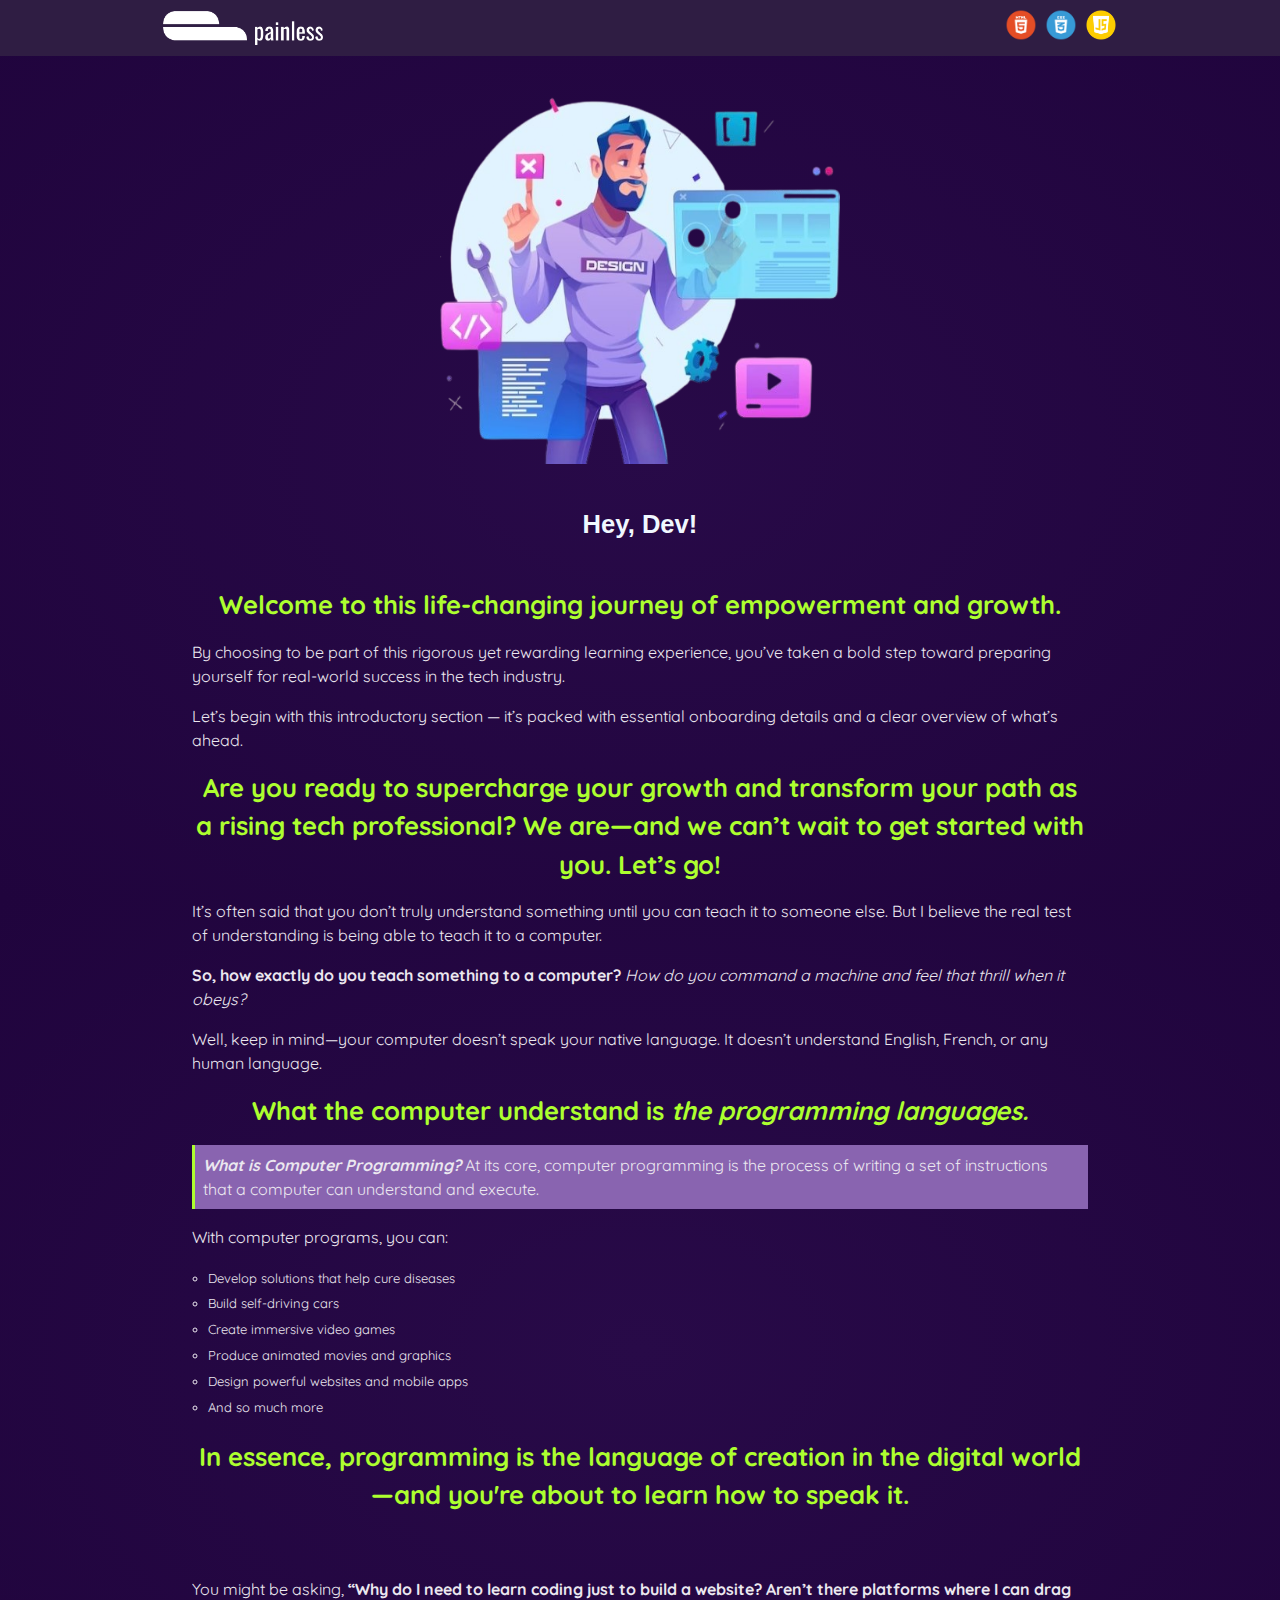
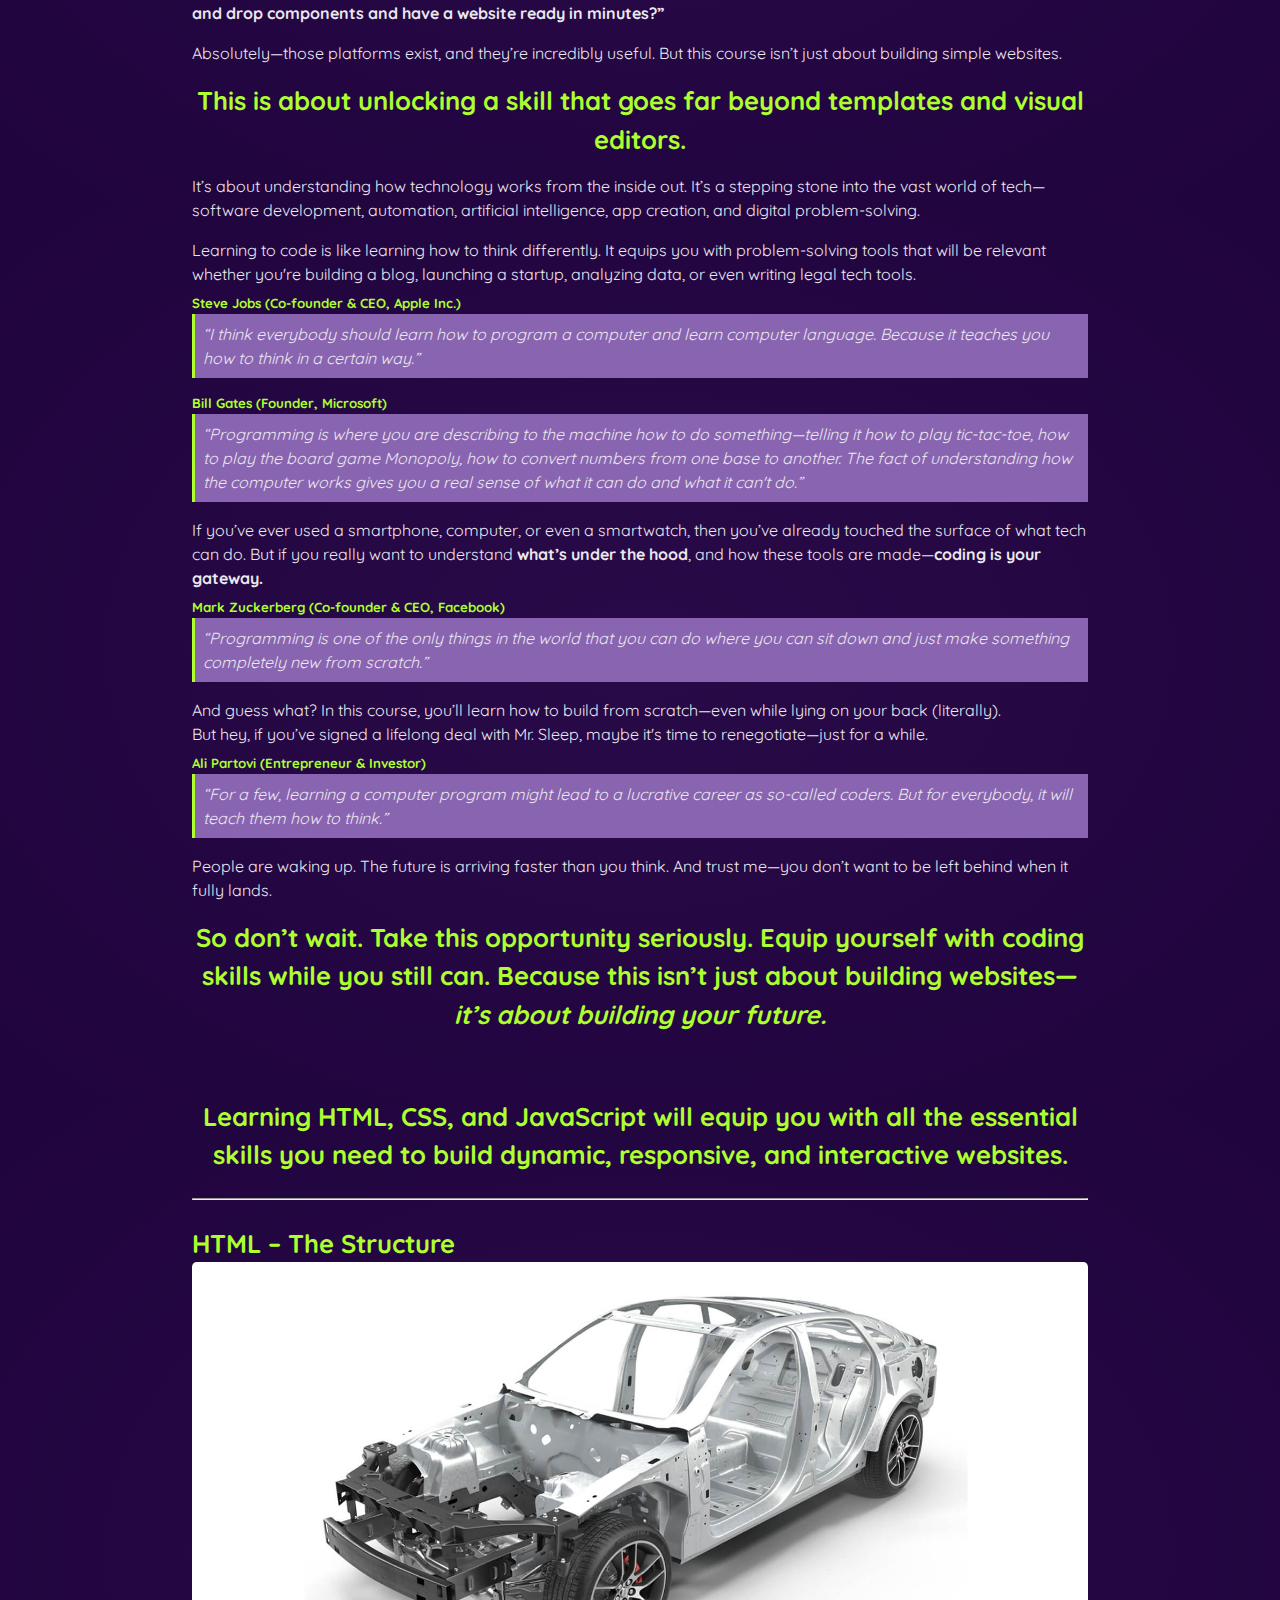
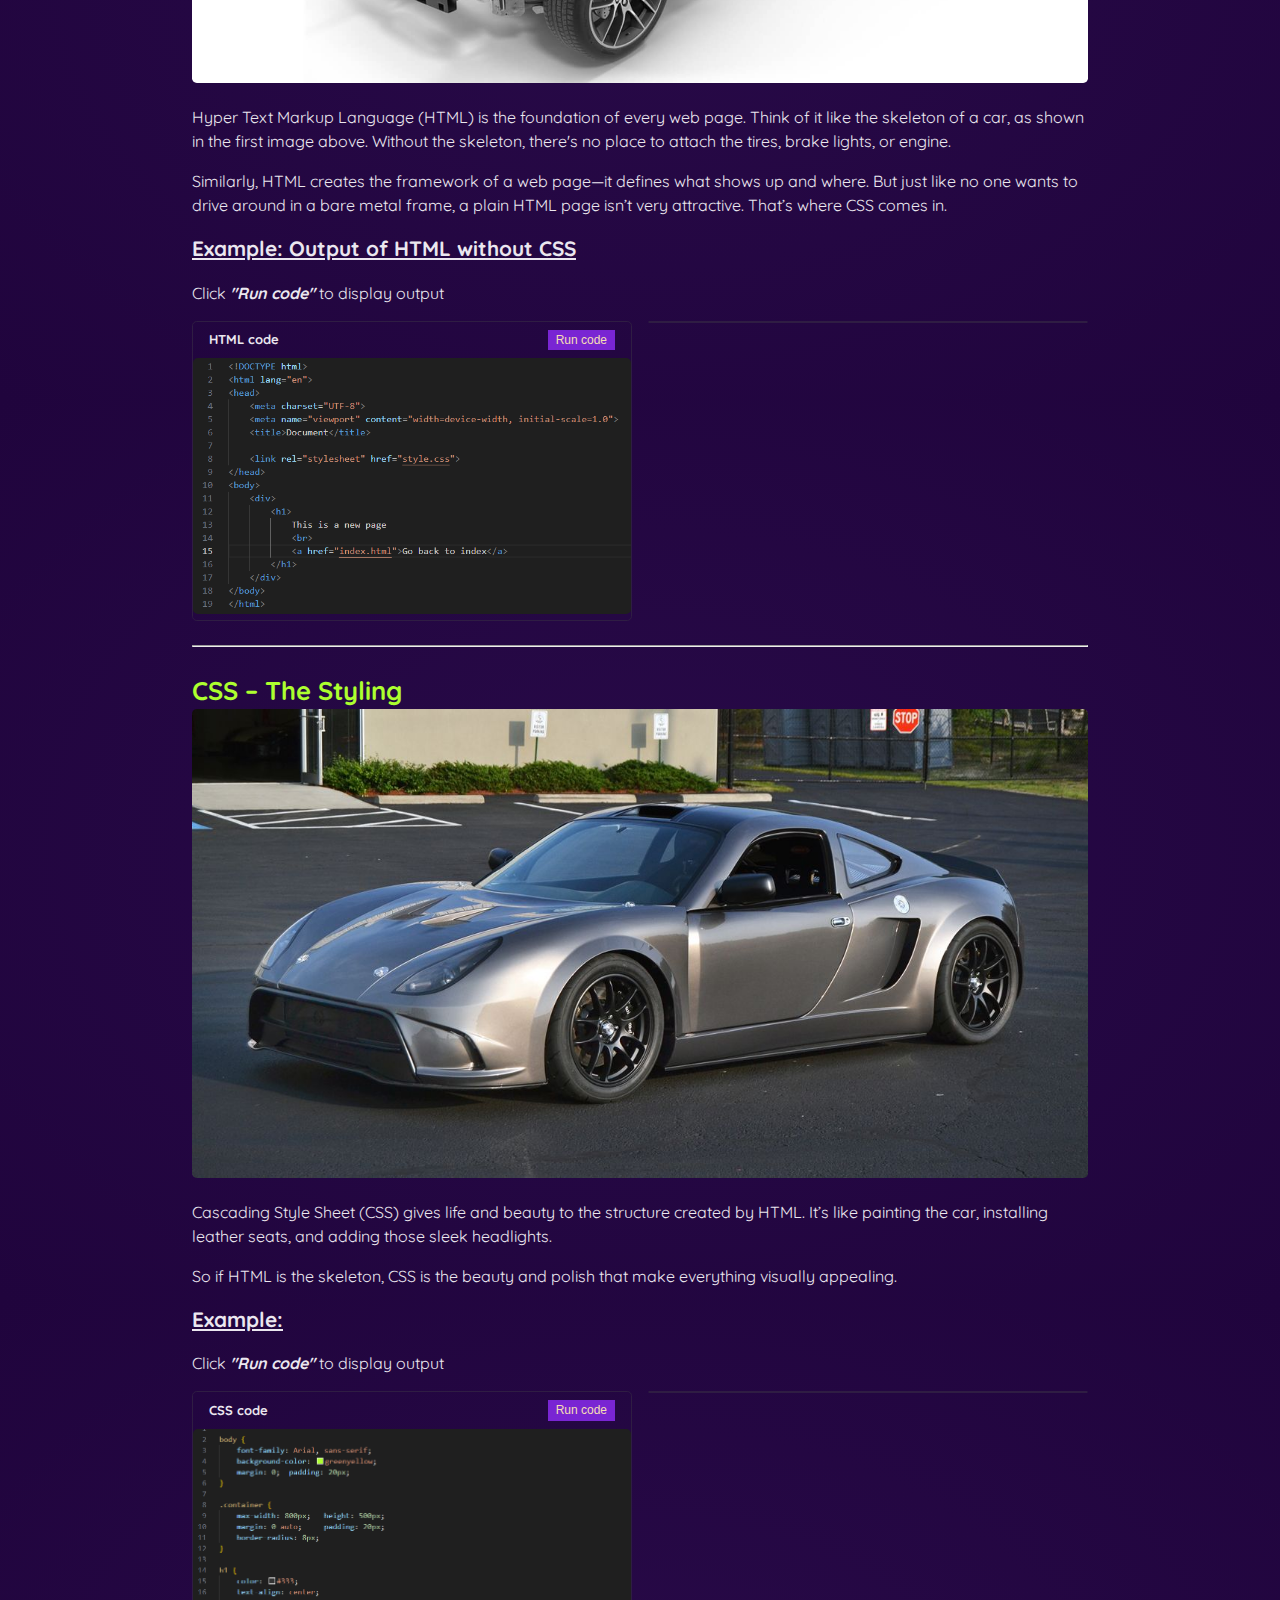
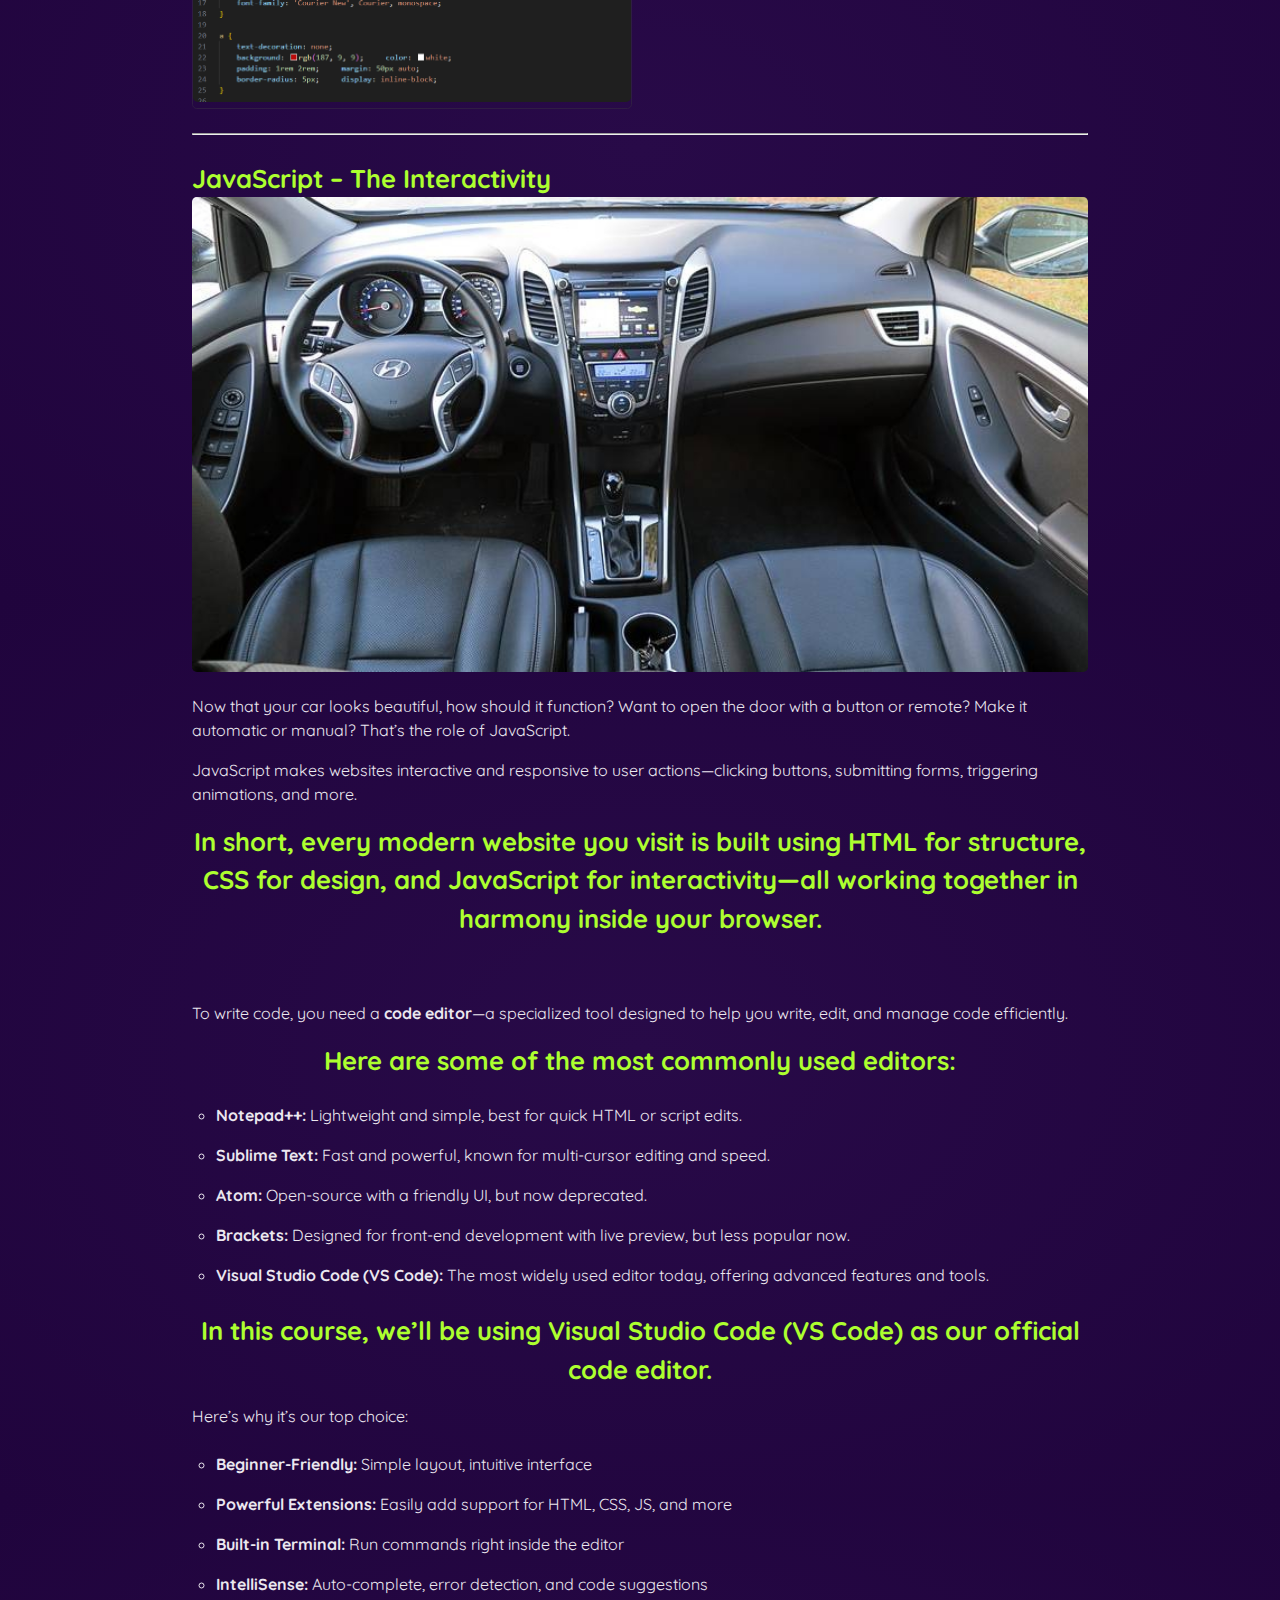
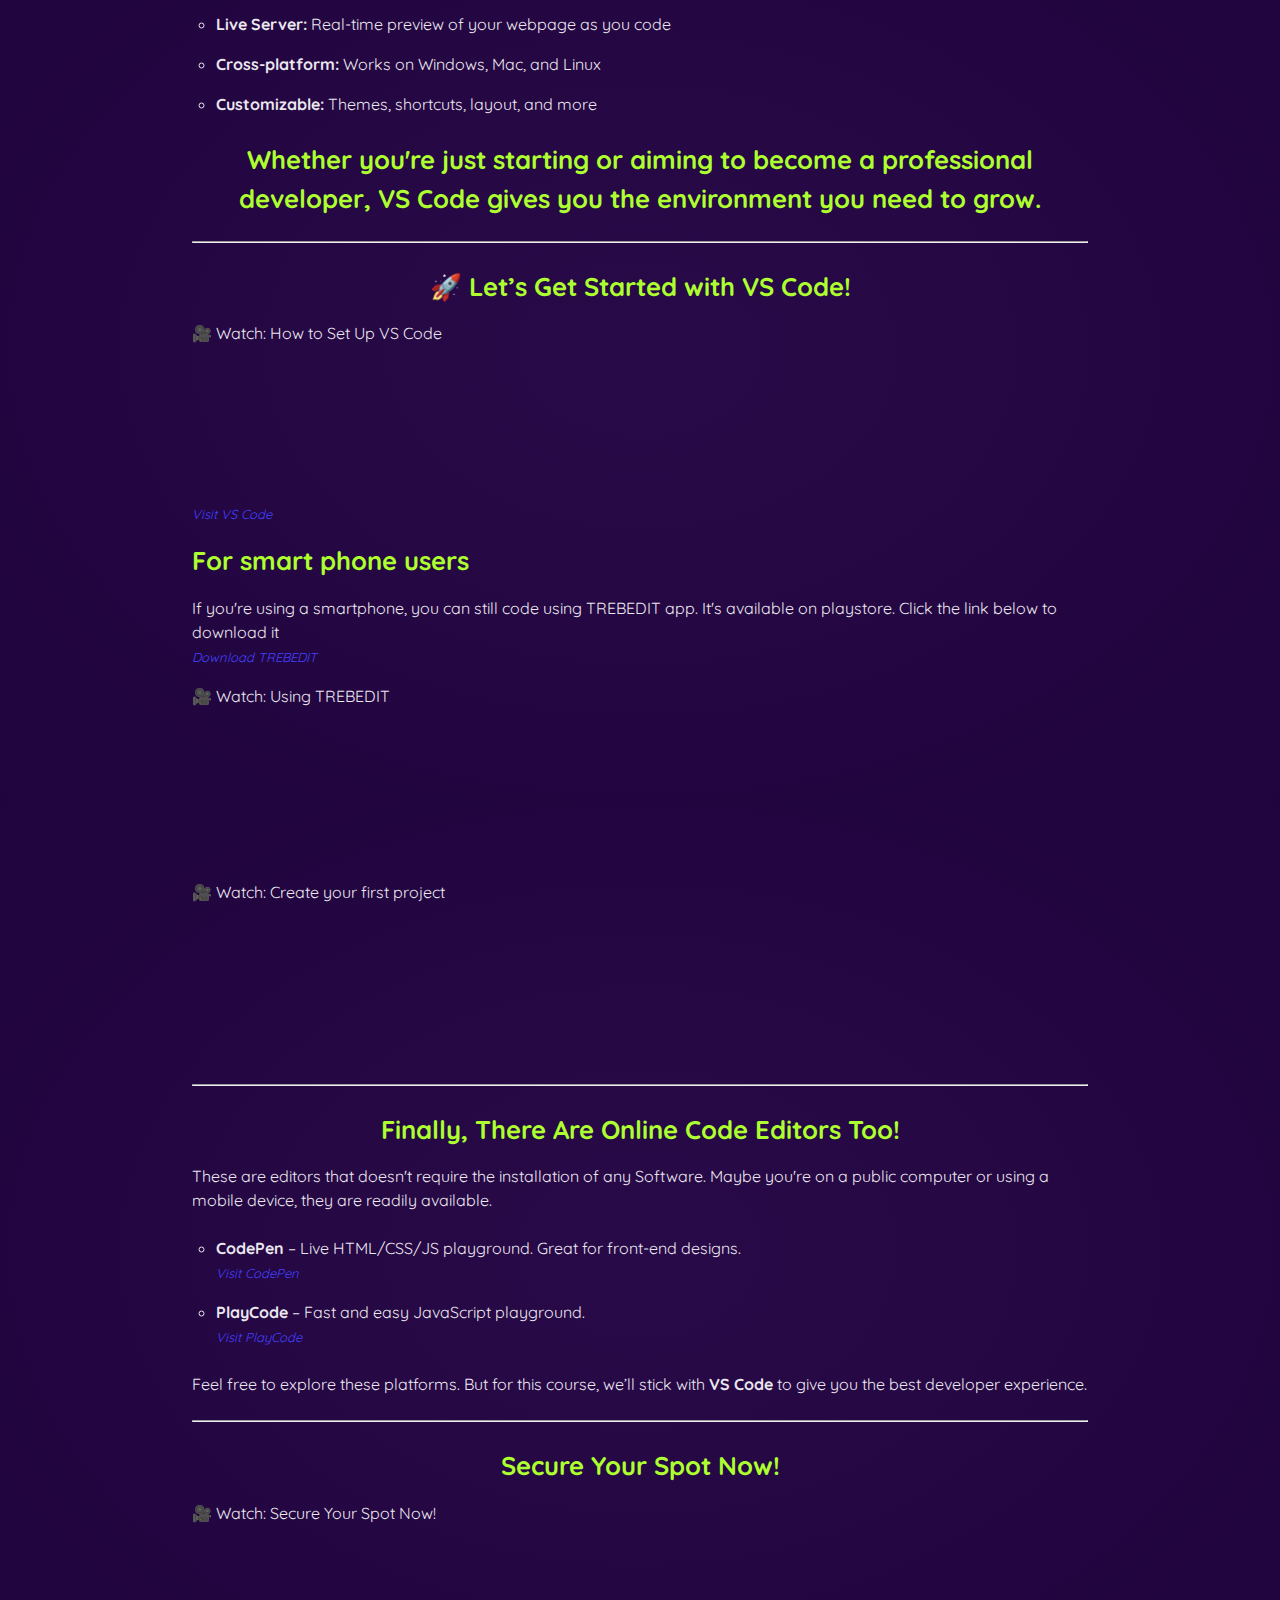
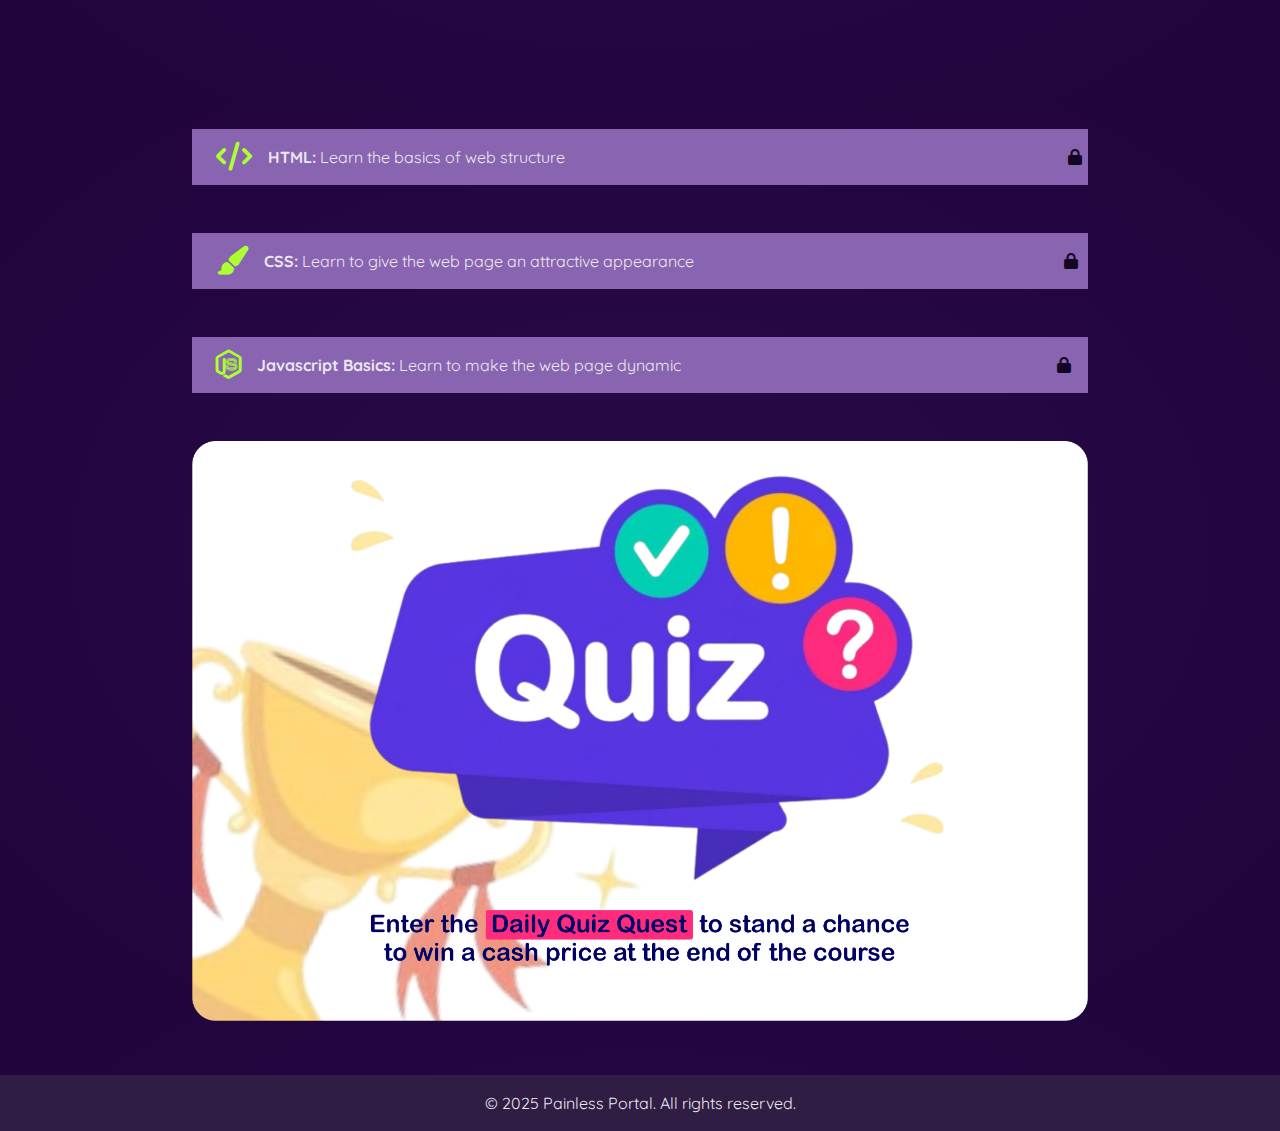
<file: index.html>
<!DOCTYPE html>
<html lang="en">
<head>
    <meta charset="UTF-8">
    <meta name="viewport" content="width=device-width, initial-scale=1.0">
    <title>Painless Portal</title>

    <link rel="stylesheet" href="css/style.css">
    <link rel="stylesheet" href="./css/index.css">
    <link rel="stylesheet" href="./css/general_styles.css">

    <link rel="stylesheet" href="https://cdnjs.cloudflare.com/ajax/libs/font-awesome/6.2.1/css/all.min.css">

</head>
<body>
    
    <div class="container">

        <div id="header">
            <div id="logo">
                <a href="index.html" target="_self"><img src="img/logo.png" alt="Painless Portal Logo"></a>
            </div>

            <div id="logos">
                <a href="#"><img src="img/html_logo.png" alt="HTML logo"></a>
                <a href="#"><img src="img/css_logo.png" alt="CSS logo"></a>
                <a href="#"><img src="img/js_logo.png" alt="JS logo"></a>
                <!-- <button class="logout" id="logout-btn" 
                style="background: #7925d3; padding: 0.2rem 1rem; border-radius: 0.2rem; border: none; color: white; cursor: pointer;">
                    Logout
                </button> -->
            </div>
        </div>

        <header>
            <div class="img">
                <img src="./img/web1.png" alt="web1 image">
            </div>

            <div class="text">
                <h3 style="color: aliceblue;">Hey, <span id="welcome-user"></span>Dev!</h3>
                <!-- <h1>Welcome to the world of Web Development</h1>
                <p>This course is carefully designed to take complete beginners from ground level 
                    to confident web developers. Whether you’ve never written a line of code before 
                    or you're curious about how websites are built, this is the perfect starting point.
                    By the end of the course, you’ll have a solid foundation in web technologies 
                    and the hands-on skills to create modern, responsive websites—ready to take 
                    on real-world projects or dive deeper into advanced development.
                </p> -->
            </div>
        </header>

        


        <main>

            <section>
                <div id="cover">
                    <div class="spacing">
                       <h3 class="bold">Welcome to this life-changing journey of empowerment and growth.</h3>

                       <p>
                        By choosing to be part of this rigorous yet rewarding learning experience, 
                        you’ve taken a bold step toward preparing yourself for real-world success in the tech industry.
                       </p>

                        <p>
                        Let’s begin with this introductory section — it’s packed with essential onboarding details 
                        and a clear overview of what’s ahead.
                       </p>

                       <h3 class="bold">
                        Are you ready to supercharge your growth and transform your path as a rising tech 
                        professional? We are—and we can’t wait to get started with you. Let’s go!
                       </h3>

                       <p>
                        It’s often said that you don’t truly understand something until you can teach it 
                        to someone else. But I believe the real test of understanding is being able to teach it to a computer.
                       </p>

                       <p> 
                        <b>So, how exactly do you teach something to a computer?</b>
                        <i>How do you command a machine and feel that thrill when it obeys?</i>
                       </p>

                        <p>
                            Well, keep in mind—your computer doesn’t speak your native language.
                            It doesn’t understand English, French, or any human language.
                        </p>

                        <h3 class="bold">What the computer understand is <i> the programming languages.</i></h3>

                        <p class="definition">
                            <i><b>What is Computer Programming?</b></i>
                            At its core, computer programming is the process of writing a 
                            set of instructions that a computer can understand and execute.
                        </p>

                        <p>With computer programs, you can:</p>

                        <ul class="lists">
                            <li>Develop solutions that help cure diseases</li>
                            <li>Build self-driving cars</li>
                            <li>Create immersive video games</li>
                            <li>Produce animated movies and graphics</li>
                            <li>Design powerful websites and mobile apps</li>
                            <li>And so much more</li>
                        </ul>
                            
                        <h3 class="bold">
                        In essence, programming is the language of creation in the 
                        digital world—and you're about to learn how to speak it.
                       </h3>
                    </div>
                </div>
            </section>

            <section id="why">
                <div id="cover">
                    <div class="spacing why">

                      <p>
                        You might be asking, <strong>“Why do I need to learn coding just to build a website? Aren’t there platforms where I can drag and drop components and have a website ready in minutes?”</strong>
                      </p>

                      <p>
                        Absolutely—those platforms exist, and they’re incredibly useful. But this course isn’t just about building simple websites.
                      </p>

                      <h3 class="bold">This is about unlocking a skill that goes far beyond templates and visual editors.</h3>

                      <p>
                        It’s about understanding how technology works from the inside out. It’s a stepping stone into the vast world of tech—software development, automation, artificial intelligence, app creation, and digital problem-solving.
                      </p>

                      <p>
                        Learning to code is like learning how to think differently. It equips you with problem-solving tools that will be relevant whether you're building a blog, launching a startup, analyzing data, or even writing legal tech tools.
                      </p>

                      <h5>Steve Jobs (Co-founder & CEO, Apple Inc.)</h5>
                      <blockquote>
                        “I think everybody should learn how to program a computer and learn computer language. Because it teaches you how to think in a certain way.”
                      </blockquote>

                      <p></p>


                      <h5>Bill Gates (Founder, Microsoft)</h5>
                      <blockquote>
                        “Programming is where you are describing to the machine how to do something—telling it how to play tic-tac-toe, how to play the board game Monopoly, how to convert numbers from one base to another. The fact of understanding how the computer works gives you a real sense of what it can do and what it can't do.”
                      </blockquote>

                      <p>
                        If you’ve ever used a smartphone, computer, or even a smartwatch, then you’ve already touched the surface of what tech can do.
                        But if you really want to understand <strong>what’s under the hood</strong>, and how these tools are made—<strong>coding is your gateway.</strong>
                      </p>

                      <h5>Mark Zuckerberg (Co-founder & CEO, Facebook)</h5>
                      <blockquote>
                        “Programming is one of the only things in the world that you can do where you can sit down and just make something completely new from scratch.”
                      </blockquote>

                      <p>
                        And guess what? In this course, you’ll learn how to build from scratch—even while lying on your back (literally).<br>
                        But hey, if you’ve signed a lifelong deal with Mr. Sleep, maybe it's time to renegotiate—just for a while.
                      </p>

                      <h5>Ali Partovi (Entrepreneur & Investor)</h5>
                      <blockquote>
                        “For a few, learning a computer program might lead to a lucrative career as so-called coders. But for everybody, it will teach them how to think.”
                      </blockquote>

                      <p>
                        People are waking up. The future is arriving faster than you think. 
                        And trust me—you don’t want to be left behind when it fully lands.
                      </p>

                      <h3 class="bold">
                        So don’t wait. Take this opportunity seriously. Equip yourself with coding skills while you still can. Because this isn’t just about building websites—<br>
                        <em>it’s about building your future.</em>
                      </h3>
            </section>

            <section id="course">
                <div id="cover">
                    <div class="spacing course">

                        <h3 class="bold">
                            Learning HTML, CSS, and JavaScript will equip you with all the essential skills you need to build dynamic, responsive, and interactive websites.
                        </h3>

                        <hr>

                        <h3>HTML – The Structure</h3>

                        <img src="./img/html_car.jpg" alt="HTML Car">

                        <p>
                            Hyper Text Markup Language (HTML) is the foundation of every web page. 
                            Think of it like the skeleton of a car, as shown in the first image above.
                            Without the skeleton, there's no place to attach the tires, brake lights, or engine.
                        </p>
                        <p>
                            Similarly, HTML creates the framework of a web page—it defines what shows up and where.
                            But just like no one wants to drive around in a bare metal frame, a plain HTML page isn’t very attractive. That’s where CSS comes in.
                        </p>

                        <h4>Example: Output of HTML without CSS</h4>
                        <p>Click <i><b>"Run code"</b></i> to display output</p>

                        <article>
                            <div class="example example-code">
                                <div class="code-header">
                                    <div>HTML code</div>
                                    <button class="run-btn">Run code</button>
                                </div>

                                <div class="code-content">
                                    <img src="./img/html1_code.png" alt="">
                                </div>
                            </div>

                            <div class="example example-output hide-output">
                                <div class="output-header">
                                    <div>Output</div>
                                </div>

                                <div class="output-content">
                                    <img src="./img/html1_output.png" alt="">
                                </div>
                            </div>

                        </article>

                        <hr>

                        <h3>CSS – The Styling</h3>

                        <img src="./img/css_car.jpg" alt="CSS Car">

                        <p>
                            Cascading Style Sheet (CSS) gives life and beauty to the structure created by HTML. It’s like painting the car, installing leather seats, and adding those sleek headlights.
                        </p>
                        <!-- <p>
                            The second image shows what styling can do. Both pictures have the same HTML, but their appearances are entirely different—all thanks to CSS.
                        </p> -->
                        <p>
                            So if HTML is the skeleton, CSS is the beauty and polish that make everything visually appealing.
                        </p>

                        <h4>Example:</h4>
                        <p>Click <i><b>"Run code"</b></i> to display output</p>

                        <article>
                            <div class="example example-code">
                                <div class="code-header">
                                    <div>CSS code</div>
                                    <button class="run-btn">Run code</button>
                                </div>

                                <div class="code-content">
                                    <img src="./img/css1_code.png" alt="">
                                </div>
                            </div>

                            <div class="example example-output hide-output">
                                <div class="output-header">
                                    <div>Output</div>
                                </div>

                                <div class="output-content">
                                    <img src="./img/css1_output.png" alt="">
                                </div>
                            </div>

                        </article>

                        <hr>

                        <h3>JavaScript – The Interactivity</h3>

                        <img src="./img/js_car.jpg" alt="JavaScript Car">

                        <p>
                            Now that your car looks beautiful, how should it function? Want to open the door with a button or remote? Make it automatic or manual?
                            That’s the role of JavaScript.
                        </p>
                        <p>
                            JavaScript makes websites interactive and responsive to user actions—clicking buttons, submitting forms, triggering animations, and more.
                        </p>
                        <h3 class="bold">
                            In short, every modern website you visit is built using <strong>HTML</strong> for structure, <strong>CSS</strong> for design, and <strong>JavaScript</strong> for interactivity—all working together in harmony inside your browser.
                        </h3>


                    </div>
                </div>
            </section>

            <section id="editors">
                <div id="cover">
                    <div class="spacing editors">
                        <p>
                            To write code, you need a <strong>code editor</strong>—a specialized tool designed to help you write, edit, and manage code efficiently.
                        </p>

                        <h3 class="bold">Here are some of the most commonly used editors:</h3>

                        <ul>
                            <li><strong>Notepad++:</strong> Lightweight and simple, best for quick HTML or script edits.</li>
                            <li><strong>Sublime Text:</strong> Fast and powerful, known for multi-cursor editing and speed.</li>
                            <li><strong>Atom:</strong> Open-source with a friendly UI, but now deprecated.</li>
                            <li><strong>Brackets:</strong> Designed for front-end development with live preview, but less popular now.</li>
                            <li><strong>Visual Studio Code (VS Code):</strong> The most widely used editor today, offering advanced features and tools.</li>
                        </ul>

                        
                        <h3 class="bold">
                            In this course, <strong>we’ll be using Visual Studio Code (VS Code)</strong> as our 
                            official code editor.
                        </h3>

                        <p>Here’s why it’s our top choice:</p>

                        <ul>
                            <li><strong>Beginner-Friendly:</strong> Simple layout, intuitive interface</li>
                            <li><strong>Powerful Extensions:</strong> Easily add support for HTML, CSS, JS, and more</li>
                            <li><strong>Built-in Terminal:</strong> Run commands right inside the editor</li>
                            <li><strong>IntelliSense:</strong> Auto-complete, error detection, and code suggestions</li>
                            <li><strong>Live Server:</strong> Real-time preview of your webpage as you code</li>
                            <li><strong>Cross-platform:</strong> Works on Windows, Mac, and Linux</li>
                            <li><strong>Customizable:</strong> Themes, shortcuts, layout, and more</li>
                        </ul>

                        <h3 class="bold">
                            Whether you're just starting or aiming to become a professional developer, VS Code gives you the environment you need to grow.
                        </h3>

                        <hr>


                        <h3 class="bold">🚀 Let’s Get Started with VS Code!</h3>
                        
                        <!-- <div class="watch">
                            <p>🎥 Watch: How to Set Up VS Code</p>
                            <video controls>
                                <source src="https://youtu.be/p_z25a0R2eE" type="video/mp4">
                            </video>
                        </div> -->

                        <div class="watch">
                            <p>🎥 Watch: How to Set Up VS Code</p>
                            <div class="video-responsive">
                                <iframe width="100%" height="100%" 
                                    src="https://www.youtube.com/embed/p_z25a0R2eE?si=W_oAkXut_sMR6FwB" 
                                    title="YouTube video player" 
                                    frameborder="0" 
                                    allow="accelerometer; autoplay; clipboard-write; encrypted-media; gyroscope; picture-in-picture; web-share" 
                                    referrerpolicy="strict-origin-when-cross-origin" 
                                    allowfullscreen>
                                </iframe>
                            </div>
                        </div>

                        <a href="https://code.visualstudio.com/download" target="_blank" class="visit_link">Visit VS Code</a>

                        <h3>For smart phone users</h3>
                        <p> If you're using a smartphone, you can still code using TREBEDIT app. It's available on playstore. 
                            Click the link below to download it
                        </p>
                        <a href="https://play.google.com/store/apps/details?id=com.teejay.trebedit" target="_blank" class="visit_link">Download TREBEDIT</a>
                        <div class="watch">
                            <p>🎥 Watch: Using TREBEDIT</p>
                            <div class="video-responsive">
                                <iframe width="100%" height="100%" 
                                    src="https://www.youtube.com/embed/cEV5pJGoxx8?si=ey2OTg8SllTl8vQ8" 
                                    title="YouTube video player" 
                                    frameborder="0" 
                                    allow="accelerometer; autoplay; clipboard-write; encrypted-media; gyroscope; picture-in-picture; web-share" 
                                    referrerpolicy="strict-origin-when-cross-origin" 
                                    allowfullscreen>
                                </iframe>
                            </div>
                        </div>

                        <div class="watch">
                            <p>🎥 Watch: Create your first project</p>
                            <div class="video-responsive">
                                <iframe width="100%" height="100%" 
                                    src="https://www.youtube.com/embed/K0WakmFNOb8?si=xyUQPBl7eqTYBKS4" 
                                    title="YouTube video player" 
                                    frameborder="0" 
                                    allow="accelerometer; autoplay; clipboard-write; encrypted-media; gyroscope; picture-in-picture; web-share" 
                                    referrerpolicy="strict-origin-when-cross-origin" 
                                    allowfullscreen>
                                </iframe>
                            </div>
                        </div>

                        <hr>

                        <h3 class="bold">Finally, There Are Online Code Editors Too!</h3>

                        <p>
                            These are editors that doesn't require the installation of any Software. 
                            Maybe you're on a public computer or using a mobile device, they are readily available.
                        </p>

                        <ul>
                            <li>
                            <strong>CodePen</strong> – Live HTML/CSS/JS playground. Great for front-end designs.
                            <br><a href="https://codepen.io" target="_blank" class="visit_link">Visit CodePen</a>
                            </li>
                            
                            <li>
                            <strong>PlayCode</strong> – Fast and easy JavaScript playground.
                            <br><a href="https://playcode.io" target="_blank" class="visit_link">Visit PlayCode</a>
                            </li>
                        </ul>

                        <p style="margin-top: 1rem;">
                            Feel free to explore these platforms.  
                            But for this course, we’ll stick with <strong>VS Code</strong> to give you the best developer experience.
                        </p>


                        <hr>

                        <h3 class="bold">Secure Your Spot Now!</h3>

                        <div class="watch">
                            <p>🎥 Watch: Secure Your Spot Now!</p>
                            <div class="video-responsive">
                                <iframe width="100%" height="100%" 
                                    src="https://www.youtube.com/embed/AChJg7_XWzw?si=6RuyuPbNk1hnl731" 
                                    title="YouTube video player" 
                                    frameborder="0" 
                                    allow="accelerometer; autoplay; clipboard-write; encrypted-media; gyroscope; picture-in-picture; web-share" 
                                    referrerpolicy="strict-origin-when-cross-origin" 
                                    allowfullscreen>
                                </iframe>
                            </div>
                        </div>

                    </div>
                </div>
            </section>

            <!-- <section id="intro">
                <div id="cover">
                    <div class="spacing intro">
                        <div class="head">
                            <div class="head_left">
                                <i class="fa-solid fa-door-open"></i>
                                <p><span>INTRODUCTION:</span> Learn the basics of web structure</p>
                            </div>

                            <div class="head_right">
                                <i class="fa fa-angle-right" aria-hidden="true"></i>
                            </div>
                        </div>

                        <div id="content" class="hide">

                            <a href="./pages/general.html" target="_self">
                                <div>
                                    <i class="fa-solid fa-file"></i>
                                    <p>General Overview</p>
                                </div>
                            </a>

                            <a href="./pages/why.html" target="_self">
                                <div>
                                    <i class="fa-solid fa-file"></i>
                                    <p>Why should I learn Coding</p>
                                </div>
                            </a>

                            <a href="./pages/course.html" target="_self">
                                <div>
                                    <i class="fa-solid fa-file"></i>
                                    <p>Course Overview</p>
                                </div>
                            </a>

                            <a href="./pages/editors.html">
                                <div>
                                    <i class="fa-solid fa-file"></i>
                                    <p>Code Editors</p>
                                </div>
                            </a>
                        </div>
                    </div>
                </div>
            </section> -->

            <section id="html">
                <div id="cover">
                    <div class="spacing html">
                        <div class="head">
                            <div class="head_left">
                                <i class="fa fa-code" aria-hidden="true"></i>
                                <p><span>HTML:</span> Learn the basics of web structure</p>
                            </div>

                            <div class="head_right">
                                <i class="fa-solid fa-lock"></i>
                            </div>
                        </div>
                    </div>
                </div>
            </section>

            <section id="css">
                <div id="cover">
                    <div class="spacing css">
                        <div class="head">
                            <div class="head_left">
                                <i class="fa fa-paint-brush" aria-hidden="true"></i>
                                <p><span>CSS:</span> Learn to give the web page an attractive appearance</p>
                            </div>

                            <div class="head_right">
                                <i class="fa-solid fa-lock"></i>
                            </div>
                        </div>
                    </div>
                </div>
            </section>

            <section id="js">
                <div id="cover">
                    <div class="spacing js">
                        <div class="head">
                            <div class="head_left">
                                <i class="fa-brands fa-node-js"></i>
                                <p><span>Javascript Basics:</span> Learn to make the web page dynamic</p>
                            </div>

                            <div class="head_right">
                                <i class="fa-solid fa-lock"></i>
                            </div>
                        </div>
                    </div>
                </div>
            </section>

            <section id="quiz">
                <div id="cover">
                    <div class="spacing quiz">
                        <a href="./pages/quiz.html"><img src="./img/quiz1.png" alt=""></a>
                    </div>
                </div>
            </section>
        </main>

        <footer>
            <p>&copy; 2025 Painless Portal. All rights reserved.</p>
        </footer>

    </div>

    
    <script src="js/script.js"></script>
</body>
</html>
</file>
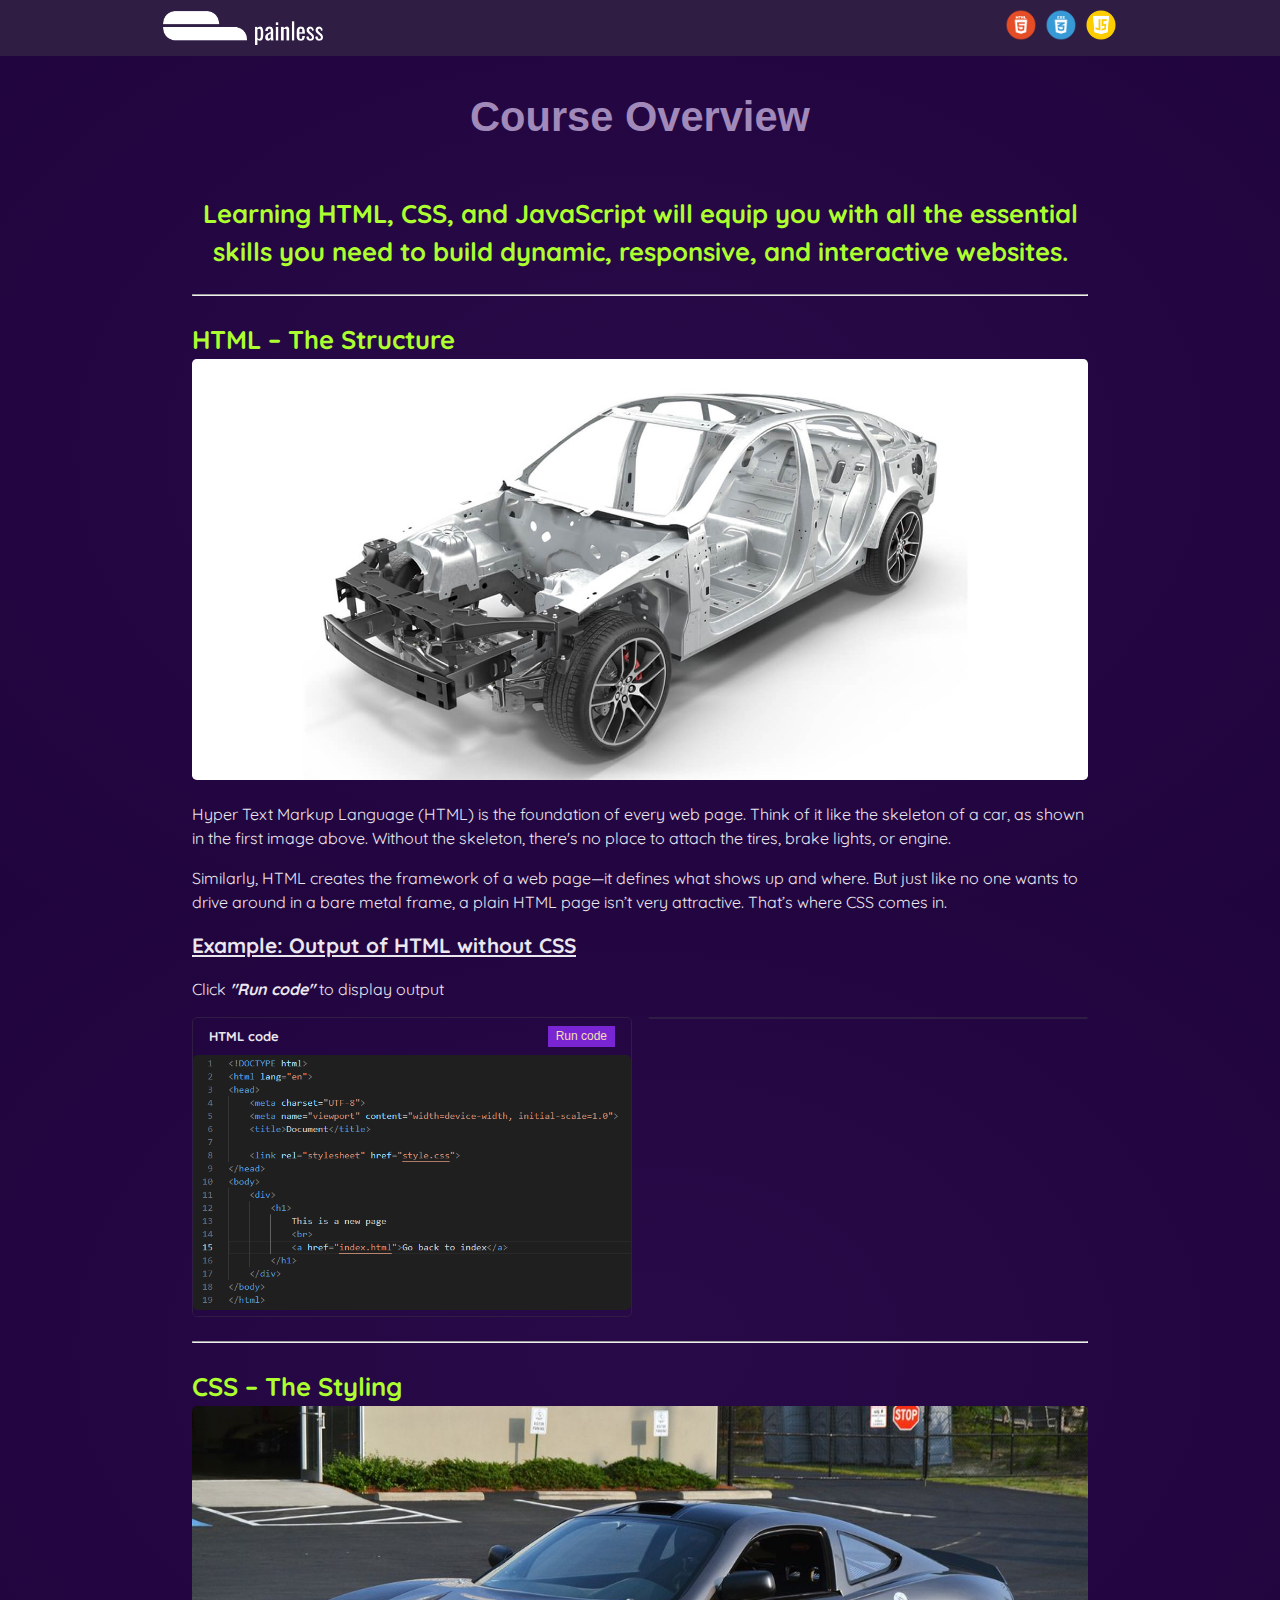
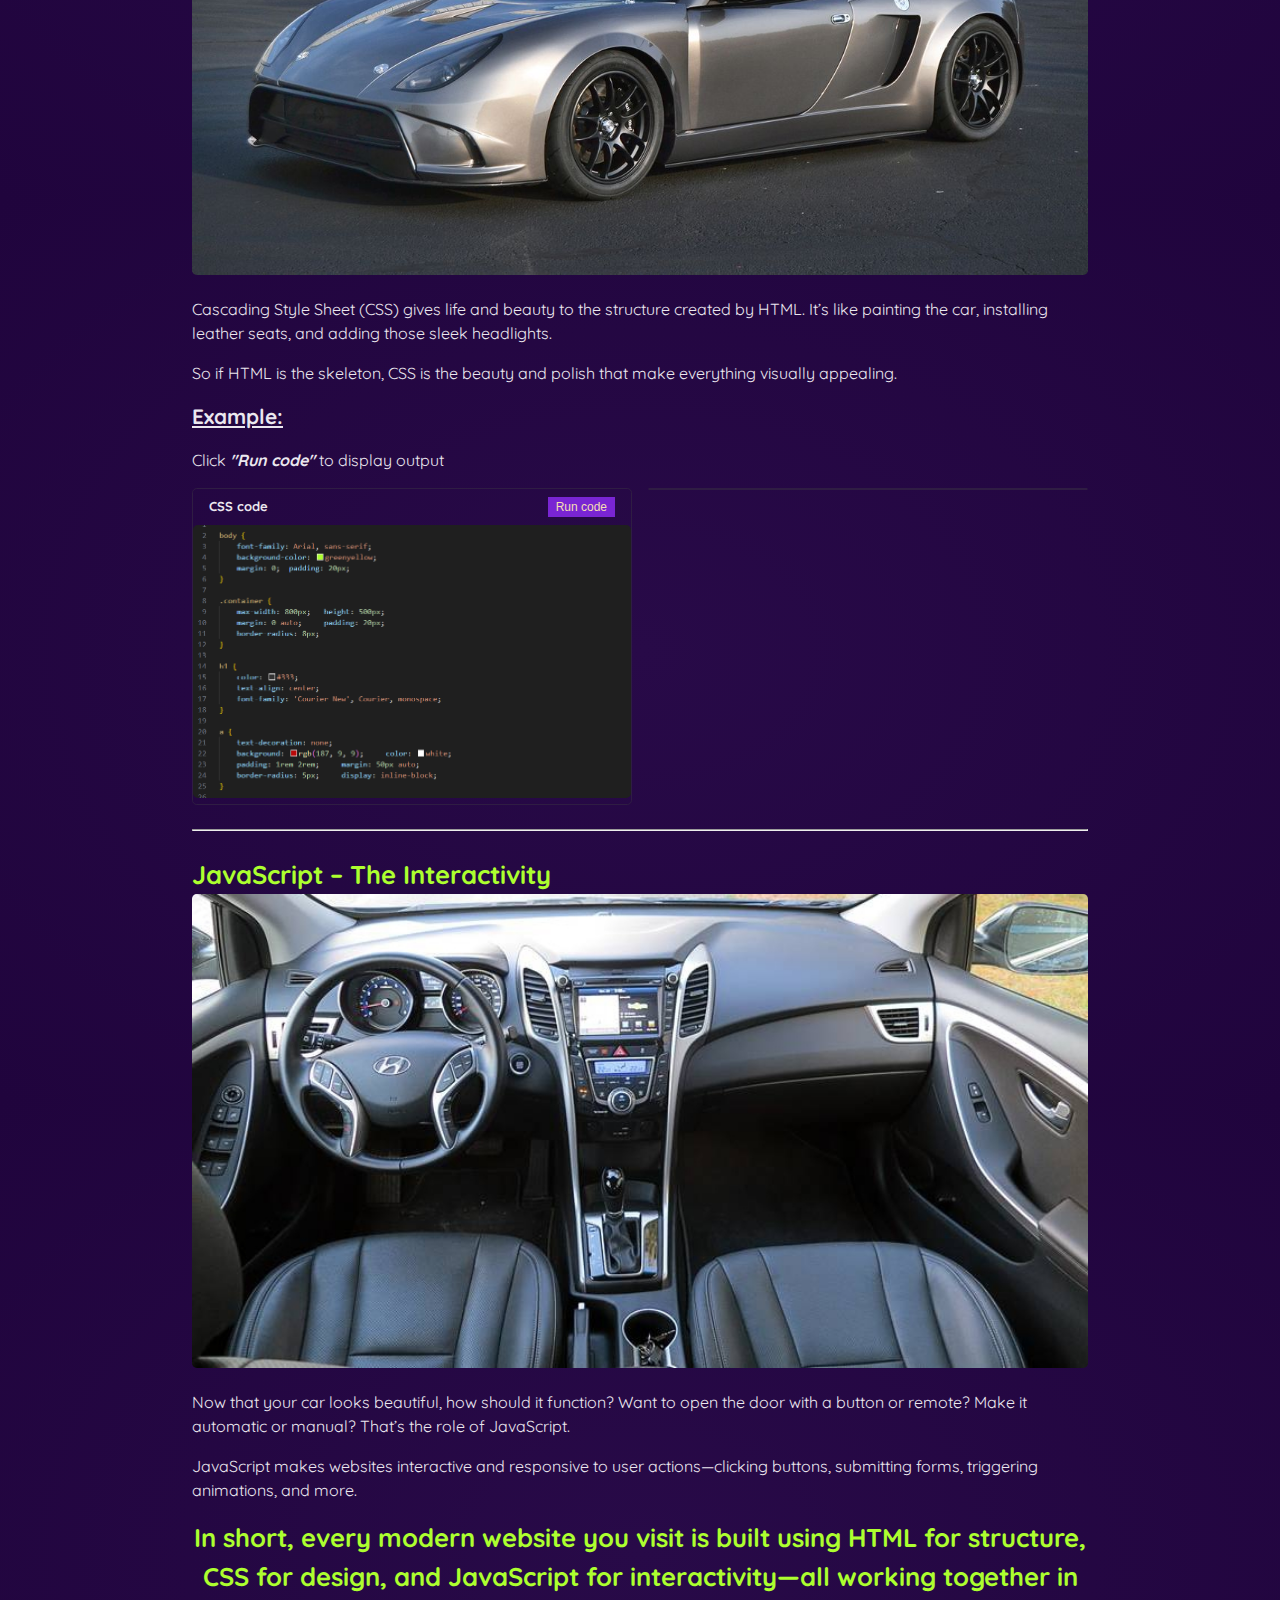
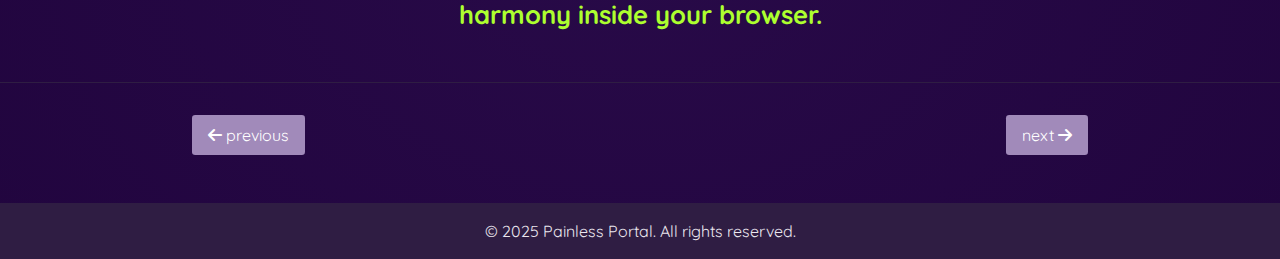
<file: pages/course.html>
<!DOCTYPE html>
<html lang="en">
<head>
    <meta charset="UTF-8">
    <meta name="viewport" content="width=device-width, initial-scale=1.0">
    <title>Course Overview</title>

    <link rel="stylesheet" href="../css/style.css">
    <link rel="stylesheet" href="../css/general_styles.css">

    <link rel="stylesheet" href="https://cdnjs.cloudflare.com/ajax/libs/font-awesome/6.2.1/css/all.min.css">

</head>
<body>
    <div class="container">

        <div id="header">
            <div id="logo">
                <a href="../index.html" target="_self"><img src="../img/logo.png" alt="Painless Portal Logo"></a>
            </div>

            <div id="logos">
                <a href="#"><img src="../img/html_logo.png" alt="HTML logo"></a>
                <a href="#"><img src="../img/css_logo.png" alt="CSS logo"></a>
                <a href="#"><img src="../img/js_logo.png" alt="JS logo"></a>
            </div>
        </div>

        <header>
            <h1>Course Overview</h1>
        </header>

        <main>

            <section id="course">
                <div id="cover">
                    <div class="spacing course">

                        <h3 class="bold">
                            Learning HTML, CSS, and JavaScript will equip you with all the essential skills you need to build dynamic, responsive, and interactive websites.
                        </h3>

                        <hr>

                        <h3>HTML – The Structure</h3>

                        <img src="../img/html_car.jpg" alt="HTML Car">

                        <p>
                            Hyper Text Markup Language (HTML) is the foundation of every web page. 
                            Think of it like the skeleton of a car, as shown in the first image above.
                            Without the skeleton, there's no place to attach the tires, brake lights, or engine.
                        </p>
                        <p>
                            Similarly, HTML creates the framework of a web page—it defines what shows up and where.
                            But just like no one wants to drive around in a bare metal frame, a plain HTML page isn’t very attractive. That’s where CSS comes in.
                        </p>

                        <h4>Example: Output of HTML without CSS</h4>
                        <p>Click <i><b>"Run code"</b></i> to display output</p>

                        <article>
                            <div class="example example-code">
                                <div class="code-header">
                                    <div>HTML code</div>
                                    <button class="run-btn">Run code</button>
                                </div>

                                <div class="code-content">
                                    <img src="../img/html1_code.png" alt="">
                                </div>
                            </div>

                            <div class="example example-output hide-output">
                                <div class="output-header">
                                    <div>Output</div>
                                </div>

                                <div class="output-content">
                                    <img src="../img/html1_output.png" alt="">
                                </div>
                            </div>

                        </article>

                        <hr>

                        <h3>CSS – The Styling</h3>

                        <img src="../img/css_car.jpg" alt="CSS Car">

                        <p>
                            Cascading Style Sheet (CSS) gives life and beauty to the structure created by HTML. It’s like painting the car, installing leather seats, and adding those sleek headlights.
                        </p>
                        <!-- <p>
                            The second image shows what styling can do. Both pictures have the same HTML, but their appearances are entirely different—all thanks to CSS.
                        </p> -->
                        <p>
                            So if HTML is the skeleton, CSS is the beauty and polish that make everything visually appealing.
                        </p>

                        <h4>Example:</h4>
                        <p>Click <i><b>"Run code"</b></i> to display output</p>

                        <article>
                            <div class="example example-code">
                                <div class="code-header">
                                    <div>CSS code</div>
                                    <button class="run-btn">Run code</button>
                                </div>

                                <div class="code-content">
                                    <img src="../img/css1_code.png" alt="">
                                </div>
                            </div>

                            <div class="example example-output hide-output">
                                <div class="output-header">
                                    <div>Output</div>
                                </div>

                                <div class="output-content">
                                    <img src="../img/css1_output.png" alt="">
                                </div>
                            </div>

                        </article>

                        <hr>

                        <h3>JavaScript – The Interactivity</h3>

                        <img src="../img/js_car.jpg" alt="JavaScript Car">

                        <p>
                            Now that your car looks beautiful, how should it function? Want to open the door with a button or remote? Make it automatic or manual?
                            That’s the role of JavaScript.
                        </p>
                        <p>
                            JavaScript makes websites interactive and responsive to user actions—clicking buttons, submitting forms, triggering animations, and more.
                        </p>
                        <h3 class="bold">
                            In short, every modern website you visit is built using <strong>HTML</strong> for structure, <strong>CSS</strong> for design, and <strong>JavaScript</strong> for interactivity—all working together in harmony inside your browser.
                        </h3>


                    </div>
                </div>
            </section>

            <section id="navigator">
                <div id="cover">
                    <div class="spacing navigator">
                       <a href="./why.html" target="_self">
                        <i class="fa-solid fa-arrow-left"></i>
                        <span>previous</span>
                       </a>

                       <a href="./editors.html" target="_self">
                        <span>next</span>
                        <i class="fa-solid fa-arrow-right"></i>
                       </a>
                    </div>
                </div>
            </section>
        </main>

        <footer>
            <p>&copy; 2025 Painless Portal. All rights reserved.</p>
        </footer>
    </div>

    <script src="../js/script.js"></script>
</body>
</html>
</file>
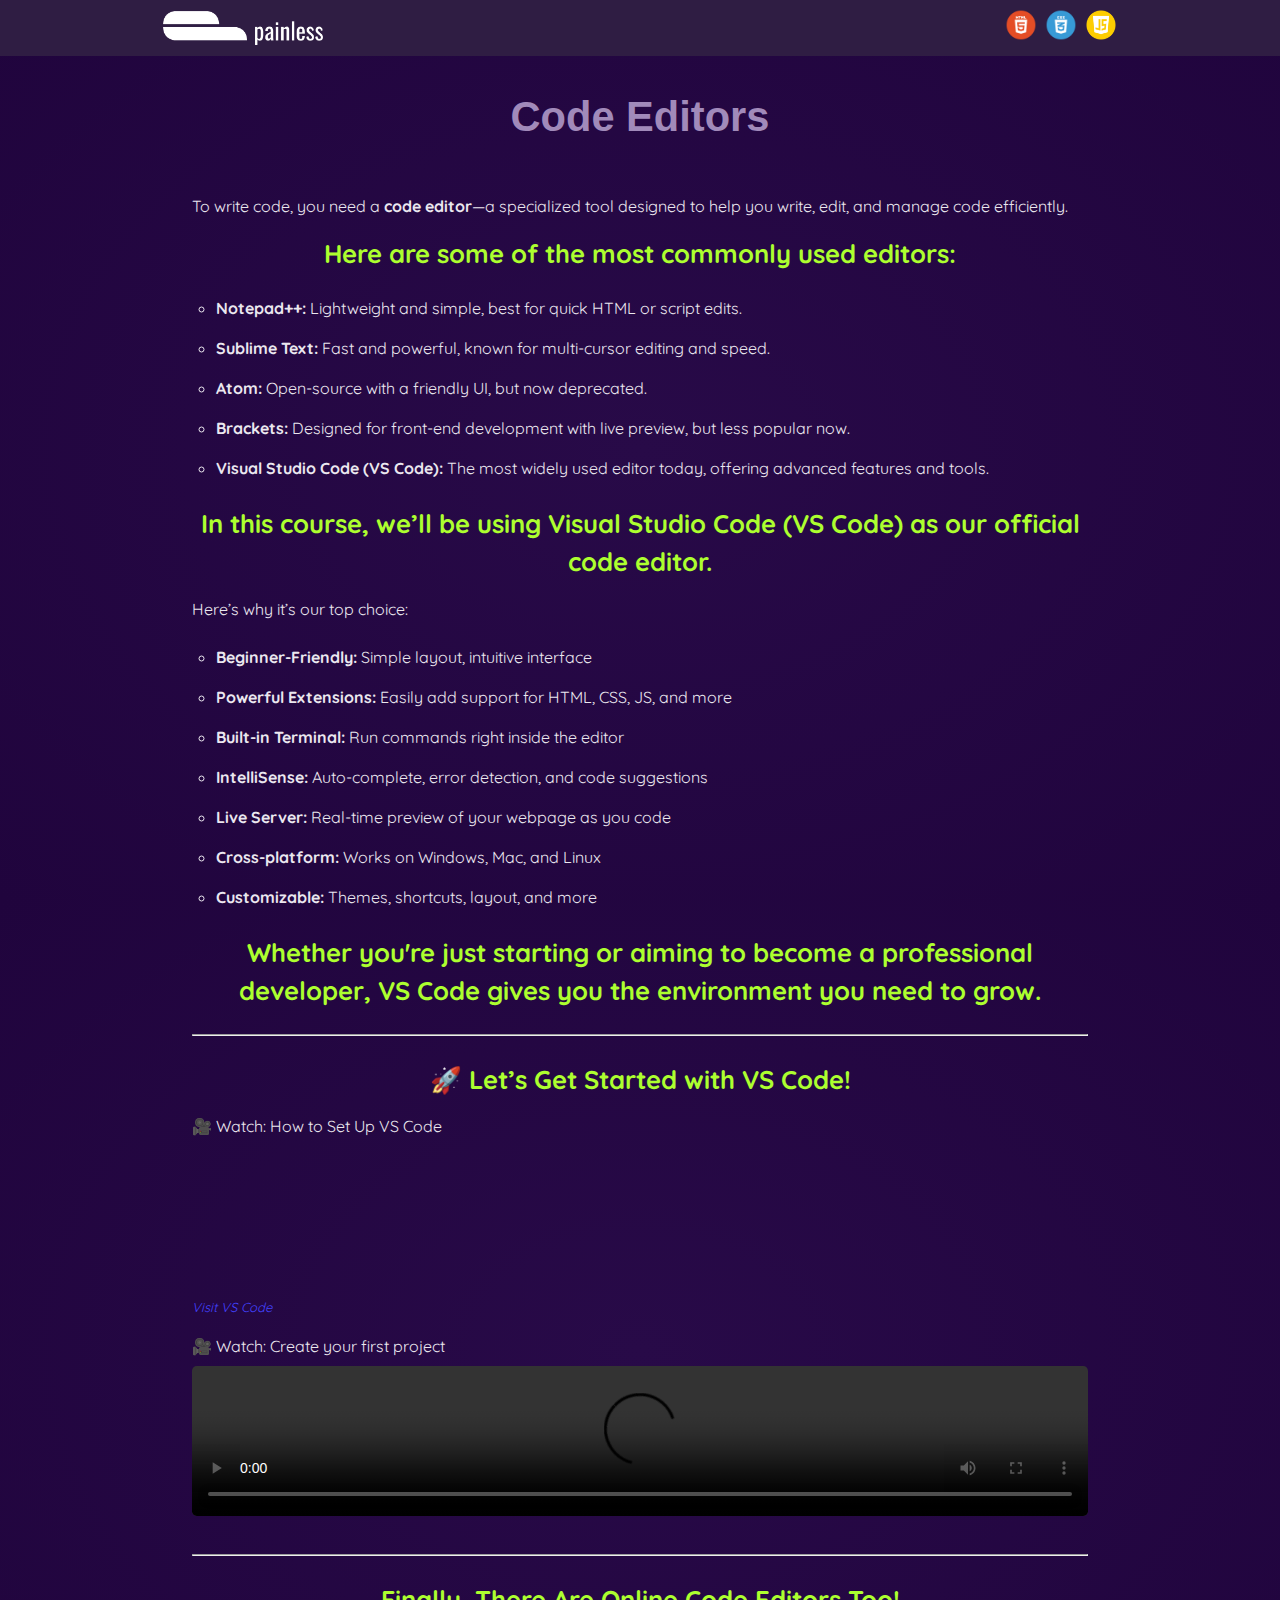
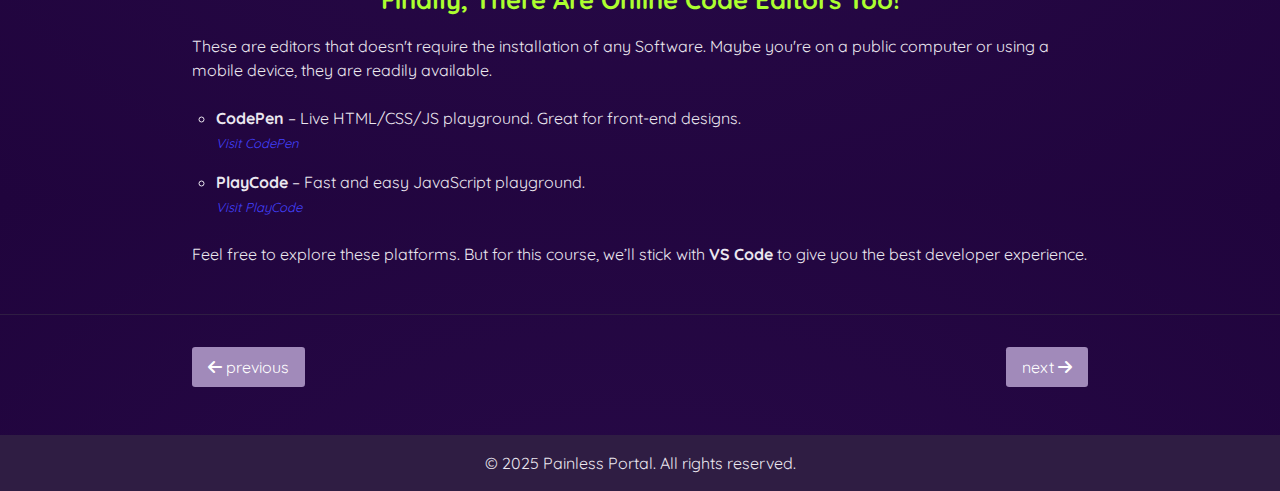
<file: pages/editors.html>
<!DOCTYPE html>
<html lang="en">
<head>
    <meta charset="UTF-8">
    <meta name="viewport" content="width=device-width, initial-scale=1.0">
    <title>Code Editors</title>

    <link rel="stylesheet" href="../css/style.css">
    <link rel="stylesheet" href="../css/general_styles.css">

    <link rel="stylesheet" href="https://cdnjs.cloudflare.com/ajax/libs/font-awesome/6.2.1/css/all.min.css">

</head>
<body>
    
    <div class="container">
        <div id="header">
            <div id="logo">
                <a href="../index.html" target="_self"><img src="../img/logo.png" alt="Painless Portal Logo"></a>
            </div>

            <div id="logos">
                <a href="#"><img src="../img/html_logo.png" alt="HTML logo"></a>
                <a href="#"><img src="../img/css_logo.png" alt="CSS logo"></a>
                <a href="#"><img src="../img/js_logo.png" alt="JS logo"></a>
            </div>
        </div>

        <header>
            <h1>Code Editors</h1>
        </header>

        <main>

            <section id="editors">
                <div id="cover">
                    <div class="spacing editors">
                        <p>
                            To write code, you need a <strong>code editor</strong>—a specialized tool designed to help you write, edit, and manage code efficiently.
                        </p>

                        <h3 class="bold">Here are some of the most commonly used editors:</h3>

                        <ul>
                            <li><strong>Notepad++:</strong> Lightweight and simple, best for quick HTML or script edits.</li>
                            <li><strong>Sublime Text:</strong> Fast and powerful, known for multi-cursor editing and speed.</li>
                            <li><strong>Atom:</strong> Open-source with a friendly UI, but now deprecated.</li>
                            <li><strong>Brackets:</strong> Designed for front-end development with live preview, but less popular now.</li>
                            <li><strong>Visual Studio Code (VS Code):</strong> The most widely used editor today, offering advanced features and tools.</li>
                        </ul>

                        
                        <h3 class="bold">
                            In this course, <strong>we’ll be using Visual Studio Code (VS Code)</strong> as our 
                            official code editor.
                        </h3>

                        <p>Here’s why it’s our top choice:</p>

                        <ul>
                            <li><strong>Beginner-Friendly:</strong> Simple layout, intuitive interface</li>
                            <li><strong>Powerful Extensions:</strong> Easily add support for HTML, CSS, JS, and more</li>
                            <li><strong>Built-in Terminal:</strong> Run commands right inside the editor</li>
                            <li><strong>IntelliSense:</strong> Auto-complete, error detection, and code suggestions</li>
                            <li><strong>Live Server:</strong> Real-time preview of your webpage as you code</li>
                            <li><strong>Cross-platform:</strong> Works on Windows, Mac, and Linux</li>
                            <li><strong>Customizable:</strong> Themes, shortcuts, layout, and more</li>
                        </ul>

                        <h3 class="bold">
                            Whether you're just starting or aiming to become a professional developer, VS Code gives you the environment you need to grow.
                        </h3>

                        <hr>


                        <h3 class="bold">🚀 Let’s Get Started with VS Code!</h3>
                        
                        <!-- <div class="watch">
                            <p>🎥 Watch: How to Set Up VS Code</p>
                            <video controls>
                                <source src="https://youtu.be/p_z25a0R2eE" type="video/mp4">
                            </video>
                        </div> -->

                        <div class="watch">
                            <p>🎥 Watch: How to Set Up VS Code</p>
                            <div class="video-responsive">
                                <iframe width="100%" height="100%" 
                                    src="https://www.youtube.com/embed/p_z25a0R2eE?si=W_oAkXut_sMR6FwB" 
                                    title="YouTube video player" 
                                    frameborder="0" 
                                    allow="accelerometer; autoplay; clipboard-write; encrypted-media; gyroscope; picture-in-picture; web-share" 
                                    referrerpolicy="strict-origin-when-cross-origin" 
                                    allowfullscreen>
                                </iframe>
                            </div>
                        </div>

                        <a href="https://code.visualstudio.com/download" target="_blank" class="visit_link">Visit VS Code</a>


                        <div class="watch">
                            <p>🎥 Watch: Create your first project</p>
                            <video controls>
                                <source src="#" type="video/mp4">
                            </video>
                        </div>

                        <hr>

                        <h3 class="bold">Finally, There Are Online Code Editors Too!</h3>

                        <p>
                            These are editors that doesn't require the installation of any Software. 
                            Maybe you're on a public computer or using a mobile device, they are readily available.
                        </p>

                        <ul>
                            <li>
                            <strong>CodePen</strong> – Live HTML/CSS/JS playground. Great for front-end designs.
                            <br><a href="https://codepen.io" target="_blank" class="visit_link">Visit CodePen</a>
                            </li>
                            
                            <li>
                            <strong>PlayCode</strong> – Fast and easy JavaScript playground.
                            <br><a href="https://playcode.io" target="_blank" class="visit_link">Visit PlayCode</a>
                            </li>
                        </ul>

                        <p style="margin-top: 1rem;">
                            Feel free to explore these platforms.  
                            But for this course, we’ll stick with <strong>VS Code</strong> to give you the best developer experience.
                        </p>

                    </div>
                </div>
            </section>


            <section id="navigator">
                <div id="cover">
                    <div class="spacing navigator">
                       <a href="./course.html" target="_self">
                        <i class="fa-solid fa-arrow-left"></i>
                        <span>previous</span>
                       </a>

                       <a href="./html_pages/structure.html" target="_self">
                        <span>next</span>
                        <i class="fa-solid fa-arrow-right"></i>
                       </a>
                    </div>
                </div>
            </section>
        </main>


        <footer>
            <p>&copy; 2025 Painless Portal. All rights reserved.</p>
        </footer>
    </div>




    <script src="../js/script.js"></script>
</body>
</html>
</file>
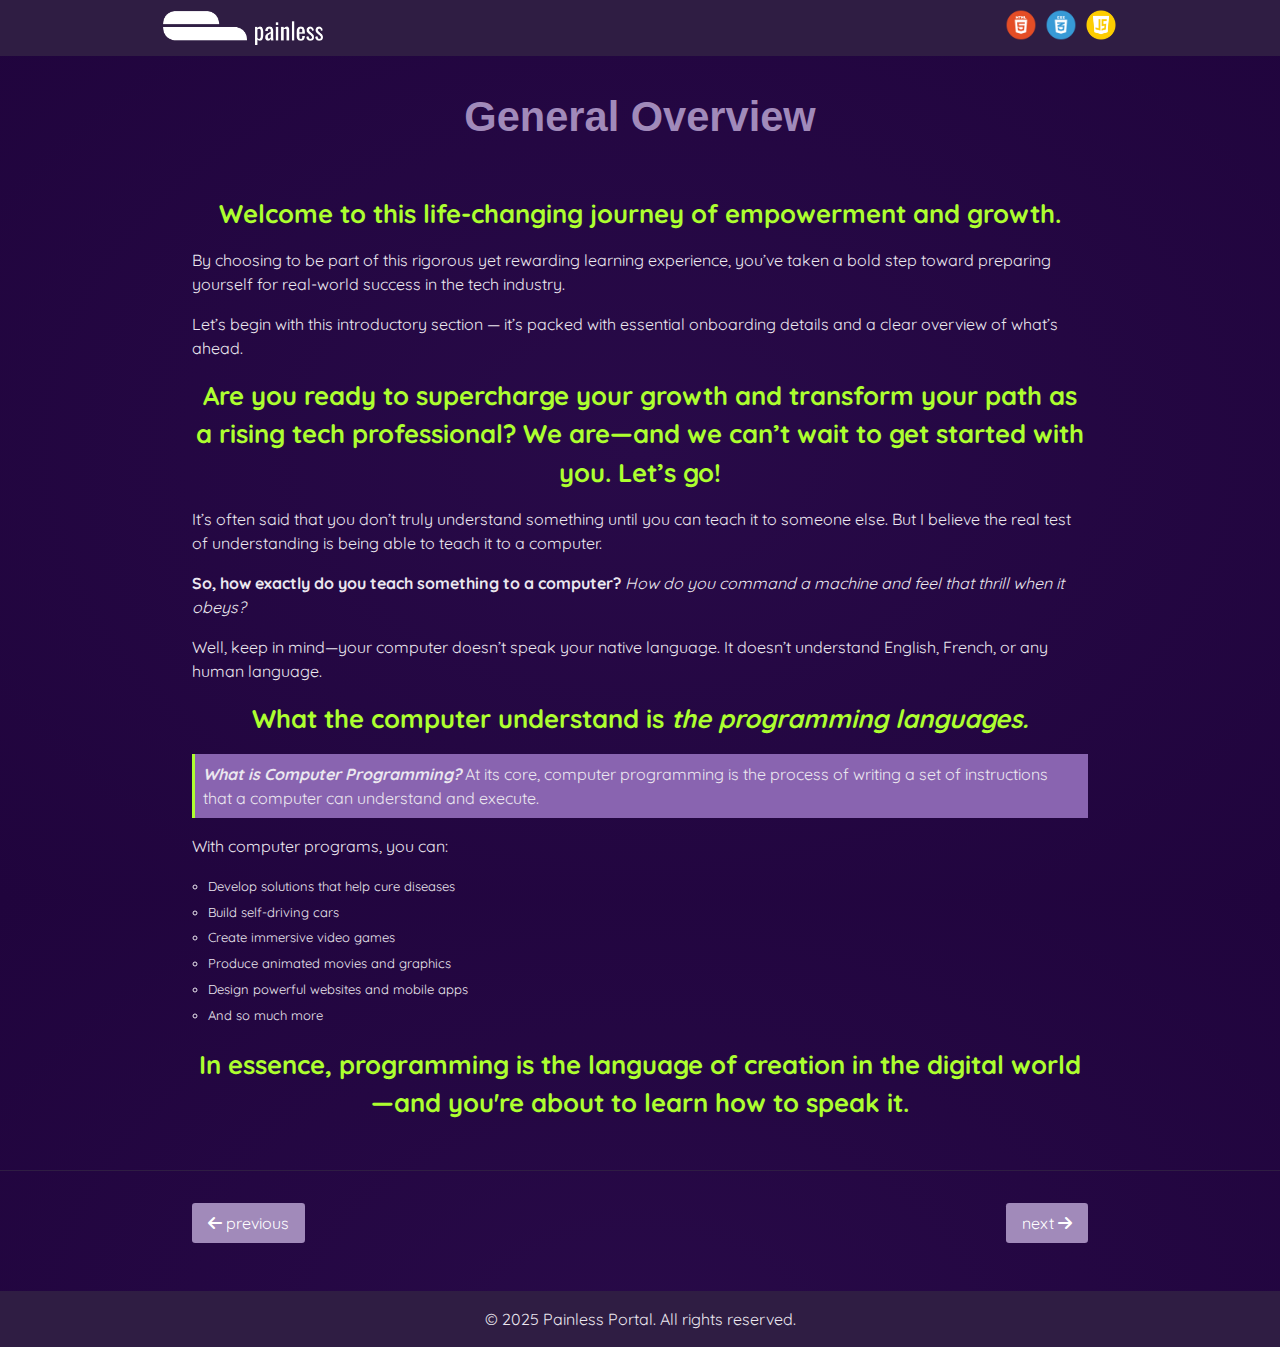
<file: pages/general.html>
<!DOCTYPE html>
<html lang="en">
<head>
    <meta charset="UTF-8">
    <meta name="viewport" content="width=device-width, initial-scale=1.0">
    <title>General Overview</title>

    <link rel="stylesheet" href="../css/style.css">
    <link rel="stylesheet" href="../css/general_styles.css">

    <link rel="stylesheet" href="https://cdnjs.cloudflare.com/ajax/libs/font-awesome/6.2.1/css/all.min.css">

</head>
<body>
    
    <div class="container">

        <div id="header">
            <div id="logo">
                <a href="../index.html" target="_self"><img src="../img/logo.png" alt="Painless Portal Logo"></a>
            </div>

            <div id="logos">
                <a href="#"><img src="../img/html_logo.png" alt="HTML logo"></a>
                <a href="#"><img src="../img/css_logo.png" alt="CSS logo"></a>
                <a href="#"><img src="../img/js_logo.png" alt="JS logo"></a>
            </div>
        </div>

        <header>
            <h1>General Overview</h1>
        </header>

        <main>
            <section>
                <div id="cover">
                    <div class="spacing">
                       <h3 class="bold">Welcome to this life-changing journey of empowerment and growth.</h3>

                       <p>
                        By choosing to be part of this rigorous yet rewarding learning experience, 
                        you’ve taken a bold step toward preparing yourself for real-world success in the tech industry.
                       </p>

                        <p>
                        Let’s begin with this introductory section — it’s packed with essential onboarding details 
                        and a clear overview of what’s ahead.
                       </p>

                       <h3 class="bold">
                        Are you ready to supercharge your growth and transform your path as a rising tech 
                        professional? We are—and we can’t wait to get started with you. Let’s go!
                       </h3>

                       <p>
                        It’s often said that you don’t truly understand something until you can teach it 
                        to someone else. But I believe the real test of understanding is being able to teach it to a computer.
                       </p>

                       <p> 
                        <b>So, how exactly do you teach something to a computer?</b>
                        <i>How do you command a machine and feel that thrill when it obeys?</i>
                       </p>

                        <p>
                            Well, keep in mind—your computer doesn’t speak your native language.
                            It doesn’t understand English, French, or any human language.
                        </p>

                        <h3 class="bold">What the computer understand is <i> the programming languages.</i></h3>

                        <p class="definition">
                            <i><b>What is Computer Programming?</b></i>
                            At its core, computer programming is the process of writing a 
                            set of instructions that a computer can understand and execute.
                        </p>

                        <p>With computer programs, you can:</p>

                        <ul class="lists">
                            <li>Develop solutions that help cure diseases</li>
                            <li>Build self-driving cars</li>
                            <li>Create immersive video games</li>
                            <li>Produce animated movies and graphics</li>
                            <li>Design powerful websites and mobile apps</li>
                            <li>And so much more</li>
                        </ul>
                            
                        <h3 class="bold">
                        In essence, programming is the language of creation in the 
                        digital world—and you're about to learn how to speak it.
                       </h3>
                    </div>
                </div>
            </section>

            <section id="navigator">
                <div id="cover">
                    <div class="spacing navigator">
                       <a href="../index.html" target="_self">
                        <i class="fa-solid fa-arrow-left"></i>
                        <span>previous</span>
                       </a>

                       <a href="./why.html" target="_self">
                        <span>next</span>
                        <i class="fa-solid fa-arrow-right"></i>
                       </a>
                    </div>
                </div>
            </section>


        </main>





        <footer>
            <p>&copy; 2025 Painless Portal. All rights reserved.</p>
        </footer>

    </div>





    <script src="../js/script.js"></script>
</body>
</html>
</file>
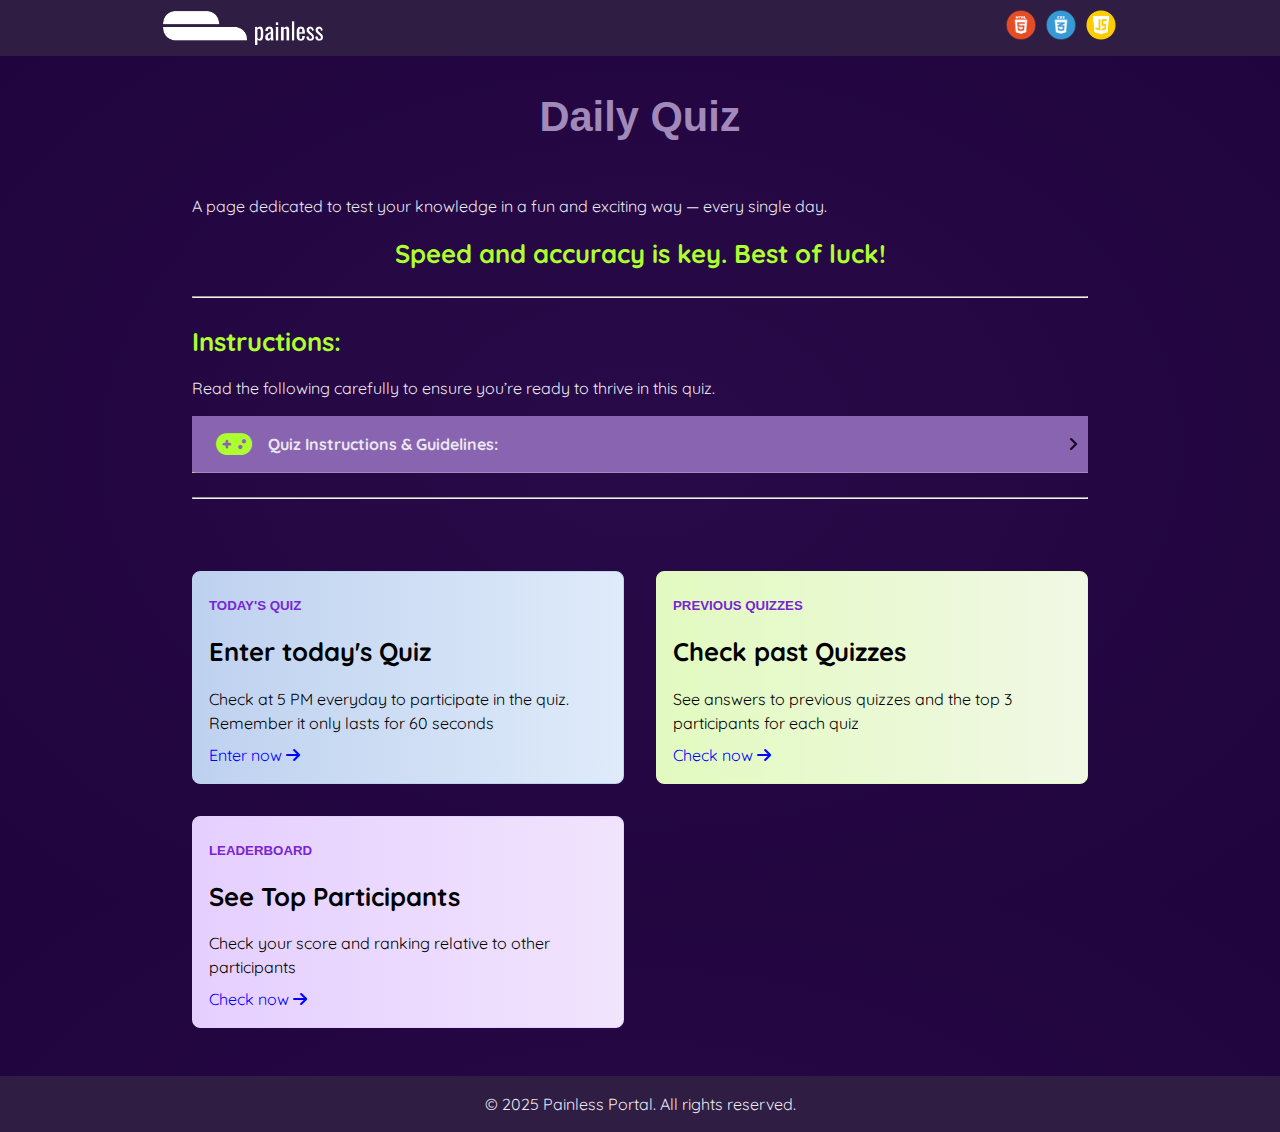
<file: pages/quiz.html>
<!DOCTYPE html>
<html lang="en">
<head>
    <meta charset="UTF-8">
    <meta name="viewport" content="width=device-width, initial-scale=1.0">
    <title>Daily Quiz</title>

    <link rel="stylesheet" href="../css/style.css">
    <link rel="stylesheet" href="../css/general_styles.css">

    <link rel="stylesheet" href="https://cdnjs.cloudflare.com/ajax/libs/font-awesome/6.2.1/css/all.min.css">

</head>
<body>
    
    <div class="container">

        <div id="header">
            <div id="logo">
                <a href="../index.html" target="_self"><img src="../img/logo.png" alt="Painless Portal Logo"></a>
            </div>

            <div id="logos">
                <a href="#"><img src="../img/html_logo.png" alt="HTML logo"></a>
                <a href="#"><img src="../img/css_logo.png" alt="CSS logo"></a>
                <a href="#"><img src="../img/js_logo.png" alt="JS logo"></a>
            </div>
        </div>

        <header>
            <h1>Daily Quiz</h1>
        </header>

        <main>
            <section style="margin-bottom: 1rem;">
                <div id="cover">
                    <div class="spacing">
                       <!-- <h3>Welcome to the Daily Quiz!</h3> -->
                        <p>A page dedicated to test your knowledge in a fun and exciting way — every single day.</p>
                        <h3 class="bold">Speed and accuracy is key. Best of luck!</h3>

                        <hr>

                        <h3>Instructions:</h3>
                        <p>Read the following carefully to ensure you’re ready to thrive in this quiz.</p>
                    </div>
                </div>
            </section>

            <section id="quiz">
                <div id="cover">
                    <div class="spacing quiz">
                        <div class="head">
                            <div class="head_left">
                                <i class="fa-solid fa-gamepad"></i>
                                <p><span>Quiz Instructions & Guidelines:</span></p>
                            </div>

                            <div class="head_right">
                                <i class="fa fa-angle-right" aria-hidden="true"></i>
                            </div>
                        </div>

                        <div id="content" class="hide">
                            <ol>
                                <li>Quizzes are released daily at <strong>5 PM</strong>.</li>
                                <li>Each quiz lasts for just <strong>60 seconds</strong>. Don’t snooze!</li>
                                <li><strong>You only get one attempt</strong>. Choose wisely, no going back!</li>
                                <li>The <strong>first correct submission</strong> earns <strong>5 points</strong>.</li>
                                <li>The <strong>second</strong> gets <strong>3 points</strong>, and the <strong>third</strong> gets <strong>2 points</strong>.</li>
                                <li>Any other correct answer gets <strong>1 point</strong>.</li>
                                <li><strong>Incorrect answers</strong> get <strong>0 points</strong>, even if submitted first.</li>
                                <li>The correct answer is revealed in the “Previous Quiz” section once time is up.</li>
                                <li>Track your score and ranking on the <strong>Leaderboard</strong> section.</li>
                                <li>Not impressed by your rank? 💪 Don’t give up — you can always do better!</li>
                            </ol>

                            <h3 class="bold">Stay sharp, and remember: learning through fun is the best kind of learning!</p>
                        </div>
                        
                        <hr>
                    </div>
                </div>
            </section>

            <section>
                <div id="cover">
                    <div class="spacing actions">
                        <div class="action daily">
                            <h5 class="topic">TODAY'S QUIZ</h5>
                            <h3>Enter today's Quiz</h3>
                            <p>Check at 5 PM everyday to participate in the quiz. Remember it only lasts for 60 seconds</p>
                            <a href="#" class="btn">
                                <span> Enter now</span>
                                <i class="fa-solid fa-arrow-right"></i>
                            </a>
                        </div>

                        <div class="action previous">
                            <h5 class="topic">PREVIOUS QUIZZES</h5>
                            <h3>Check past Quizzes</h3>
                            <p>See answers to previous quizzes and the top 3 participants for each quiz</p>
                            <a href="#" class="btn">
                                <span> Check now</span>
                                <i class="fa-solid fa-arrow-right"></i>
                            </a>
                        </div>

                        <div class="action leaders">
                            <h5 class="topic">LEADERBOARD</h5>
                            <h3>See Top Participants</h3>
                            <p>Check your score and ranking relative to other participants</p>
                            <a href="#" class="btn">
                                <span> Check now</span>
                                <i class="fa-solid fa-arrow-right"></i>
                            </a>
                        </div>

                        <!-- <div class="action previous">
                            <p>Previous Quiz</p>
                            <p>Check out the last quiz and see how you did!</p>
                        </div>

                        <div class="action leader">

                        </div> -->
                    </div>
                </div>
            </section>

            


        </main>





        <footer>
            <p>&copy; 2025 Painless Portal. All rights reserved.</p>
        </footer>

    </div>





    <script src="../js/script.js"></script>
</body>
</html>
</file>
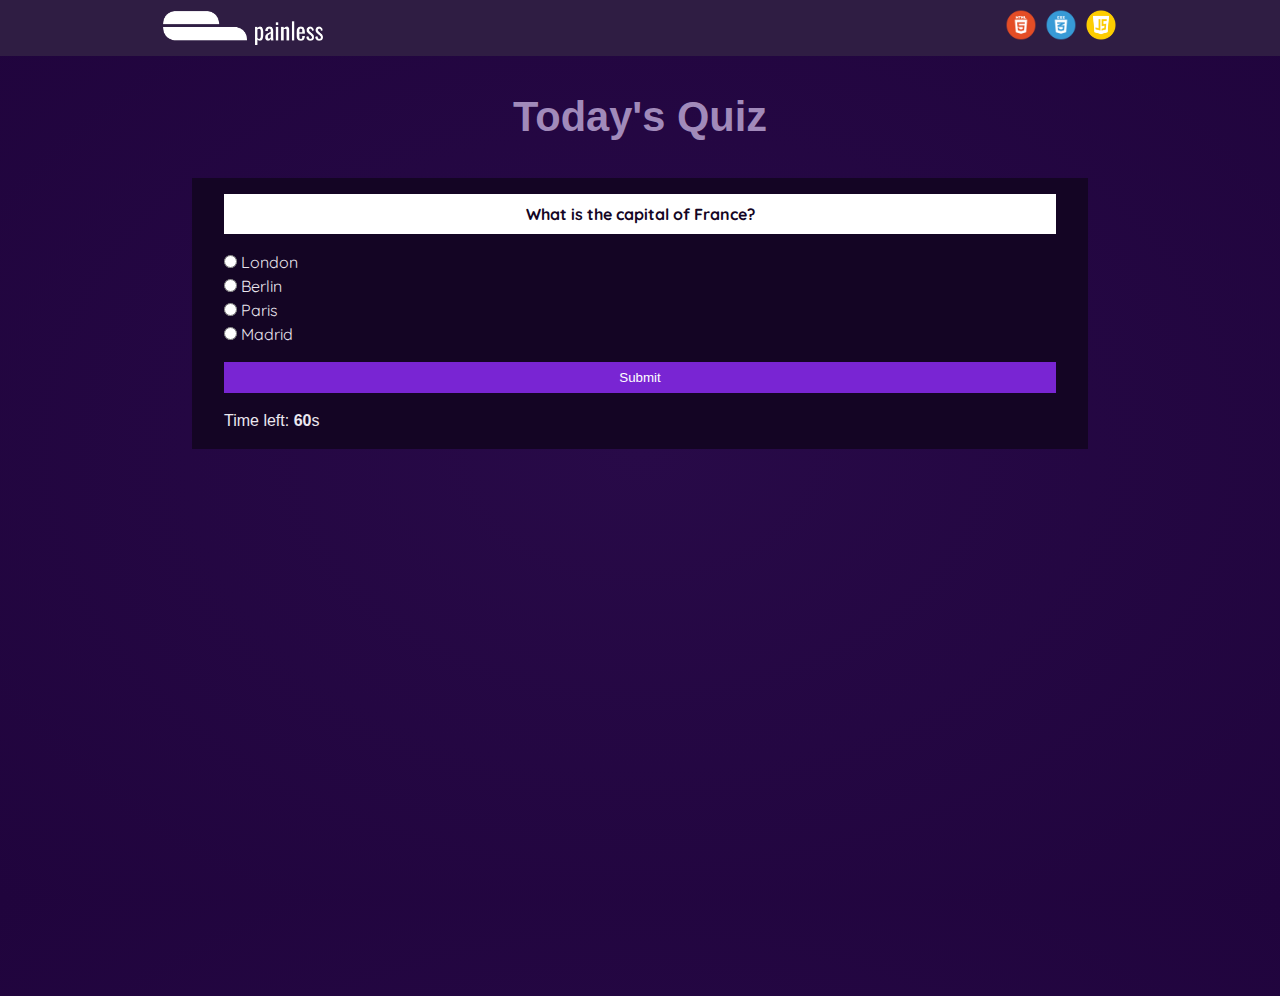
<file: pages/today_quiz.html>
<!DOCTYPE html>
<html lang="en">
<head>
    <meta charset="UTF-8">
    <meta name="viewport" content="width=device-width, initial-scale=1.0">
    <title>Today's Quiz</title>

    <link rel="stylesheet" href="../css/style.css">
    <link rel="stylesheet" href="../css/general_styles.css">

    <link rel="stylesheet" href="https://cdnjs.cloudflare.com/ajax/libs/font-awesome/6.2.1/css/all.min.css">

</head>
<body>
    
    <div class="container">

        <div id="header">
            <div id="logo">
                <a href="../index.html" target="_self"><img src="../img/logo.png" alt="Painless Portal Logo"></a>
            </div>

            <div id="logos">
                <a href="#"><img src="../img/html_logo.png" alt="HTML logo"></a>
                <a href="#"><img src="../img/css_logo.png" alt="CSS logo"></a>
                <a href="#"><img src="../img/js_logo.png" alt="JS logo"></a>
            </div>
        </div>

        <header>
            <h1>Today's Quiz</h1>
        </header>

        <main>
            <section>
                <div id="cover">
                    <div class="spacing" id="quiz-container">
                       
                    </div>
                </div>
            </section>


            <!-- <section>
                <div id="cover">
                    <div class="spacing">
                       <div class="quiz-question">

                            <p>What is the capital of France?</p>
                            <form id="quiz-form">
                                <div class="options">
                                    <label>
                                        <input type="radio" name="option" value="1"> London
                                    </label><br>
                                    <label>
                                        <input type="radio" name="option" value="2"> Berlin
                                    </label><br>
                                    <label>
                                        <input type="radio" name="option" value="3"> Paris
                                    </label><br>
                                    <label>
                                        <input type="radio" name="option" value="4"> Madrid
                                    </label><br>
                                </div>
                                <button type="submit">Submit</button>
                            </form>
                            <div id="quiz-timer">Time left: <span>60s</span></div>
                        
                        </div>
                    </div>
                </div>
            </section> -->
            


            


        </main>





        <!-- <footer>
            <p>&copy; 2025 Painless Portal. All rights reserved.</p>
        </footer> -->

    </div>





    <script src="../js/script.js"></script>
</body>
</html>
</file>
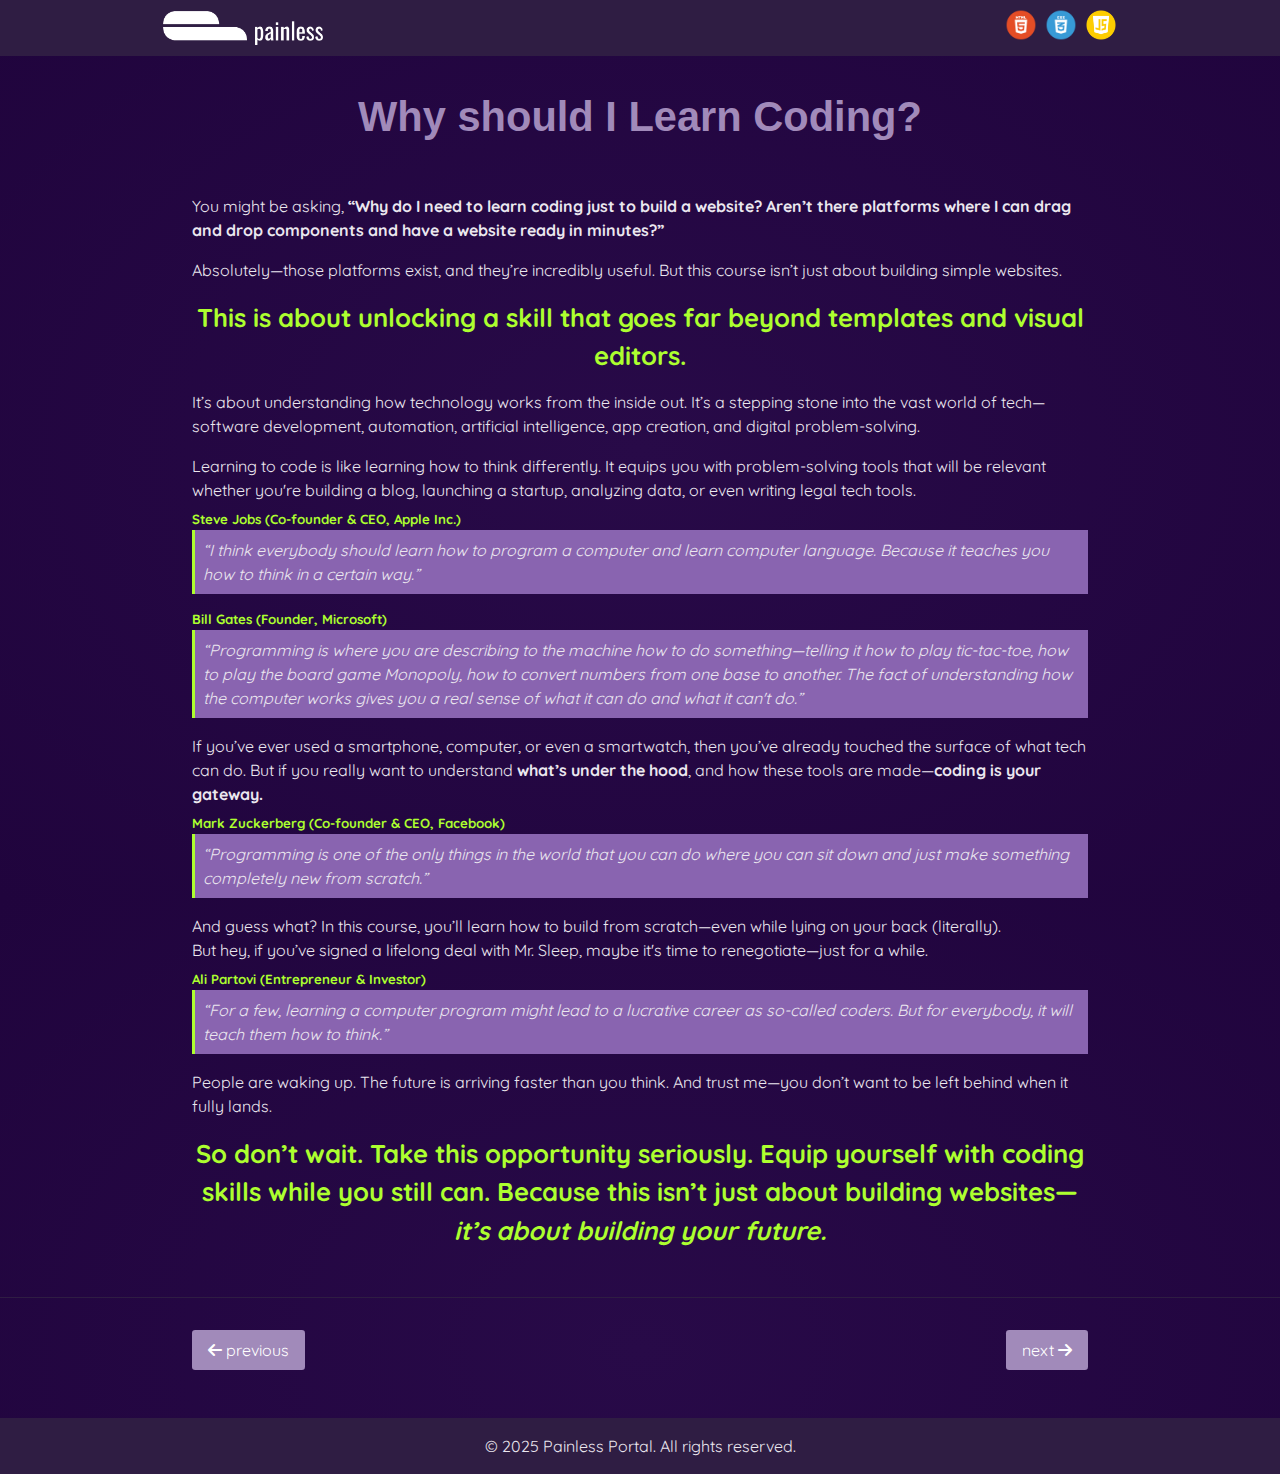
<file: pages/why.html>
<!DOCTYPE html>
<html lang="en">
<head>
    <meta charset="UTF-8">
    <meta name="viewport" content="width=device-width, initial-scale=1.0">
    <title>Why Learn Coding?</title>

    <link rel="stylesheet" href="../css/style.css">
    <link rel="stylesheet" href="../css/general_styles.css">

    <link rel="stylesheet" href="https://cdnjs.cloudflare.com/ajax/libs/font-awesome/6.2.1/css/all.min.css">

</head>
<body>
    
    <div class="container">
        <div id="header">
            <div id="logo">
                <a href="../index.html" target="_self"><img src="../img/logo.png" alt="Painless Portal Logo"></a>
            </div>

            <div id="logos">
                <a href="#"><img src="../img/html_logo.png" alt="HTML logo"></a>
                <a href="#"><img src="../img/css_logo.png" alt="CSS logo"></a>
                <a href="#"><img src="../img/js_logo.png" alt="JS logo"></a>
            </div>
        </div>

        <header>
            <h1>Why should I Learn Coding?</h1>
        </header>

        <main>

            <section id="why">
                <div id="cover">
                    <div class="spacing why">

                      <p>
                        You might be asking, <strong>“Why do I need to learn coding just to build a website? Aren’t there platforms where I can drag and drop components and have a website ready in minutes?”</strong>
                      </p>

                      <p>
                        Absolutely—those platforms exist, and they’re incredibly useful. But this course isn’t just about building simple websites.
                      </p>

                      <h3 class="bold">This is about unlocking a skill that goes far beyond templates and visual editors.</h3>

                      <p>
                        It’s about understanding how technology works from the inside out. It’s a stepping stone into the vast world of tech—software development, automation, artificial intelligence, app creation, and digital problem-solving.
                      </p>

                      <p>
                        Learning to code is like learning how to think differently. It equips you with problem-solving tools that will be relevant whether you're building a blog, launching a startup, analyzing data, or even writing legal tech tools.
                      </p>

                      <h5>Steve Jobs (Co-founder & CEO, Apple Inc.)</h5>
                      <blockquote>
                        “I think everybody should learn how to program a computer and learn computer language. Because it teaches you how to think in a certain way.”
                      </blockquote>

                      <p></p>


                      <h5>Bill Gates (Founder, Microsoft)</h5>
                      <blockquote>
                        “Programming is where you are describing to the machine how to do something—telling it how to play tic-tac-toe, how to play the board game Monopoly, how to convert numbers from one base to another. The fact of understanding how the computer works gives you a real sense of what it can do and what it can't do.”
                      </blockquote>

                      <p>
                        If you’ve ever used a smartphone, computer, or even a smartwatch, then you’ve already touched the surface of what tech can do.
                        But if you really want to understand <strong>what’s under the hood</strong>, and how these tools are made—<strong>coding is your gateway.</strong>
                      </p>

                      <h5>Mark Zuckerberg (Co-founder & CEO, Facebook)</h5>
                      <blockquote>
                        “Programming is one of the only things in the world that you can do where you can sit down and just make something completely new from scratch.”
                      </blockquote>

                      <p>
                        And guess what? In this course, you’ll learn how to build from scratch—even while lying on your back (literally).<br>
                        But hey, if you’ve signed a lifelong deal with Mr. Sleep, maybe it's time to renegotiate—just for a while.
                      </p>

                      <h5>Ali Partovi (Entrepreneur & Investor)</h5>
                      <blockquote>
                        “For a few, learning a computer program might lead to a lucrative career as so-called coders. But for everybody, it will teach them how to think.”
                      </blockquote>

                      <p>
                        People are waking up. The future is arriving faster than you think. 
                        And trust me—you don’t want to be left behind when it fully lands.
                      </p>

                      <h3 class="bold">
                        So don’t wait. Take this opportunity seriously. Equip yourself with coding skills while you still can. Because this isn’t just about building websites—<br>
                        <em>it’s about building your future.</em>
                      </h3>
            </section>

          

            <section id="navigator">
                <div id="cover">
                    <div class="spacing navigator">
                       <a href="./general.html" target="_self">
                        <i class="fa-solid fa-arrow-left"></i>
                        <span>previous</span>
                       </a>

                       <a href="./course.html" target="_self">
                        <span>next</span>
                        <i class="fa-solid fa-arrow-right"></i>
                       </a>
                    </div>
                </div>
            </section>
        </main>



        <footer>
            <p>&copy; 2025 Painless Portal. All rights reserved.</p>
        </footer>
    </div>



    <script src="../js/script.js"></script>
</body>
</html>
</file>
<file: css/style.css>
@import url("https://fonts.googleapis.com/css2?family=Quicksand:wght@400;700&family=Roboto+Condensed:wght@400;700&display=swap");

:root {
      --head_color: linear-gradient(40deg, #ea00ff, #ea00ff, #03d5ff, #03d5ff);
      --para_bg: #140524;
      --para_bg2: #1b082f;
      --para_bg3: #2f1d43;

      --para_color: #8964b0;
      --para_color2: #a18aba;
      

      --active_color: #7925d3;
      --active_test_color: #ebe7ef;

      --main_shadow: 0 2px 8px rgba(0, 0, 0, 0.4);
      --main_shadow2: 0 2px 8px rgba(0, 0, 0, 0.3);
      --main_filter: drop-shadow(0 2px 8px rgba(0, 0, 0, 0.5));
}

* {
  box-sizing: border-box;
  margin: 0;
  padding: 0;
  outline: 0;
  text-decoration: none;
}

html {
    font-family: "Quicksand", sans-serif;
    line-height: 1.5;
    background: radial-gradient(#280a48, #20043d);
    color: #ebe7ef;
    scroll-behavior: smooth;
    height: 100vh;
}

body {
    width: 100%;
    height: 100%;
}

section {
    width: 100%;
    /* height: 100vh; */
    /* overflow: hidden;  */
    display: flex;
    justify-content: center; 
    position: relative;
    margin-bottom: 3rem;
    /* top: 3rem;
    padding-top: 2rem; */
}

#cover {
    width: 100%;
    height: 100%;
    display: flex;
    justify-content: center; 
    /* background: red; */
}

.spacing {
    height: 100%;
    width: 90%;

    overflow: hidden;
    /* background: rgb(94, 218, 12);   */
}

a {
    color: white;
}

img {
    width: 100%;
}

h1 {
    font-size: 2.6rem;
}

h2 {
    font-size: 2rem;
}

h3 {
    font-size: 1.6rem;
}

h4 {
    font-size: 1.3rem;
}

.definition {
    background: var(--para_color);
    padding: 0.5rem;
    border-left: 3px solid #adff2f;
}

code {
    background: var(--para_bg);
    padding: 0.2rem 0.5rem;
    margin: 1.5rem 0;
    border-radius: 0.2rem;
    /* font-size: 0.9rem; */
}

pre {
    background: var(--para_bg);
    padding: 1rem;
    border-left: 3px solid greenyellow;
    margin-top: 0.5rem;
    overflow-x: auto;
    /* font-size: 0.9rem; */
}

/* t: tags; s: selectors; p: properties; v: values; */
.t {
    color: rgb(66, 113, 243);
}

.s {
    color: rgb(184, 181, 12);
}

.p {
    color: rgb(117, 197, 250);
}

.v {
    color: rgb(226, 105, 75);
}

.comments {
    color: rgb(0, 112, 0);
}


.lists li {
    font-size: 13px;
    list-style-type: circle;
    padding: 0.2rem 0;
    margin-left: 1rem;
}

section#navigator {
    border-top: 1px solid var(--para_bg3);
    padding-top: 2rem;
}

.navigator {
    display: flex;
    justify-content: space-between;
}

.navigator a {
    background: var(--para_color2);
    padding: 0.5rem 1rem;
    border-radius: 0.2rem;
}

h3.bold {
    text-align: center;
    color: greenyellow;
    font-family: "Quicksand", sans-serif;
}

hr {
    margin: 1.5rem 0;
}

.watch {
    margin-top: 1rem;
}

video {
    width: 100%;
    margin: 0.5rem 0;
    border-radius: 0.3rem;
}

.visit_link {
    color: rgb(66, 66, 255);
    font-style: italic;
    font-size: 13px;
}

.exercise li {
    list-style-type: disc;
    padding: 0.2rem;
    margin-left: 1rem;
}


article {
    margin-top: 1rem;
    display: grid;
    grid-template-columns: repeat(1, 1fr);
    gap: 1rem;
}

article img {
    width: 100%;
    /* height: auto; */
    border-radius: 0.3rem;
}

.example {
    border: 1px solid var(--para_bg3);
    border-radius: 0.3rem;
    max-width: 100%;
}

.code-header {
    padding: 0.5rem 1rem;
    display: flex;
    justify-content: space-between;
    align-items: center;
}

.code-header div{
    font-size: 13px;
    font-weight: bold;
}

.code-header button{
    font-size: 12px;
    padding: 0.2rem 0.5rem;
    border: none;
    background: var(--active_color);
    color: wheat;
    cursor: pointer;
}

.output-header {
    padding: 0.5rem 1rem;
}

.output-header div{
    font-size: 13px;
    font-weight: bold;
}

.hide-output {
    /* display: none; */
    max-height: 0;
    overflow: hidden;
    
}

.hide-output.active-output {
    max-height: 500px;
    transition: all 1000ms ease;
}



/* ********************************************************************************* */


#header {
    background: var(--para_bg3);
    width: 100%;
    height: 3.5rem;
    display: flex;
    justify-content: space-between;
    align-items: center;
    /* padding-right: 4.25rem; */
    position: fixed;
    top: 0;
    left: 0;
    z-index: 1;
    
}

#logo {
    height: 100%;
    display: flex;
    align-items: center;
    padding-left: 1.2rem;
    width: 330px;
}

#logo img{
    width: 8rem;
    /* height: 100%; */
    display: flex;
    align-items: center;
    /* padding-left: 1.8rem;
    width: 330px; */
}

#logos {
    display: flex;
    align-items: center;
    gap: 0.5rem;
    padding-right: 1.2rem;
}

#logos img {
    width: 2.5rem;
}

header {
    margin: 6rem 0 2.5rem 0;
    text-align: center;
    font-family: 'Segoe UI', Tahoma, Geneva, Verdana, sans-serif;
    line-height: 1;
    padding: 0 1.5rem;
}

header h1 {
    color: var(--para_color2);
}



/*********************************************************************/
#html .head, #css .head, #js .head {
    cursor: not-allowed;
}

.head {
    width: 100%;
    height: 3.5rem;
    display: flex;
    justify-content: space-between;
    align-items: center;
    padding: 0 1rem;
    background: var(--para_color);
    cursor: pointer;
}

.head p, #content p {
    transition: all 400ms ease;
}

.head:hover p, #content div:hover p{
    transform: translateX(0.6rem);
}

.head_left {
    display: flex;
    flex-direction: row;
    justify-content: center;
    align-items: center;
    gap: 0.5rem;
}

.head_left i {
    font-weight: 600;
    font-size: 1.8rem;
    color: greenyellow;
}

.head_left p {
    white-space: nowrap;
    overflow-x: hidden;
    text-overflow: ellipsis;
    width: 14rem;
}

.head_left p span{
    font-weight: 800;
}

.head_right i {
    color: var(--para_bg);
}

#content {
    border-right: 1px solid var(--para_color2);
    border-left: 0.25rem solid greenyellow;
    font-family: 'Segoe UI', Tahoma, Geneva, Verdana, sans-serif;
}

#quiz #content {
    border-bottom: 1px solid var(--para_color2);
    padding: 0 0.5rem;
}

.hide {
    /* display: none; */
    max-height: 0;
    overflow: hidden;
    transition: max-height 400ms ease;
}

.hide.active {
    max-height: 1500px;
}

#content div {
    display: flex;
    flex-direction: row;
    align-items: center;
    gap: 1.5rem;
    width: 100%;
    padding: 0 1.2rem;
    height: 3rem;
    border-bottom: 1px solid var(--para_color2);
}

#content i {
    color: greenyellow;
}





























footer {
    text-align: center;
    background: var(--para_bg3);
    width: 100%;
    height: 3.5rem;
    line-height: 3.5rem;
    z-index: 1;
}

footer p {
    font-size: 12px;
}

/* ********************************************************************************* */


@media screen and (min-width: 768px) {
    .spacing {
    width: 70%;
}
    
#header {
        padding: 0 9rem;
    }
    
    pre, code {
        
        font-size: 1rem;
    }

    article {
        grid-template-columns: repeat(2, 1fr);
    }

    #logo img {
        width: 10rem;
    }         
    
    #logos img {
        width: 2.0rem;
    }

    .head {
        padding: 0 1.5rem;
    }
    
    .head_left {
        gap: 1rem;
    }
    
    .head_left p {
        white-space: nowrap;
        overflow: hidden;
        text-overflow: ellipsis;
        width: 50rem;
    }

    footer p {
        font-size: 16px; 
    }



}
</file>
<file: css/index.css>
.logout {
    background: var(--para_color2); 
    padding: 0.2rem 1rem; 
    border-radius: 0.2rem; 
    border: none; 
    color: white; 
    cursor: pointer;
}

header {
    display: grid;
    grid-template-columns: repeat(1, 1fr);
    gap: 1.5rem;
    margin: 4rem 0 1rem 0;
}

header img {
    width: 16rem;
    height: 16rem;
}

header h3 {
        margin-bottom: 1rem ;
    }

header h1 {
        text-align: center;
        max-width: 33rem;
        line-height: 3rem;
    }

header p {
    /* text-align: justify; */
    margin-top: 1.5rem;
    line-height: 1.5rem;
    text-align: justify;
}

#logos img {
    width: 1.8rem;
}

.login-container {
    background: radial-gradient(#280a48, #20043d);;
    width: 100%;
    height: 100vh;
    position: fixed;
    top: 0;
    left: 0;
    /* z-index: 1000; */
    padding: 0 15px;
}

.login-container .spacing {
    display: flex;
    flex-direction: column;
    justify-content: center;
    width: 100%;
}

.form-box {
    width: 100%;
    
    margin: 3rem auto 0;
    max-width: 450px;
    padding: 30px 20px;
    background-color: #fff;
    border-radius: 10px;
    box-shadow: 0 0 10px rgba(0, 0, 0, 0.1);
    display: none;
}

.form-box.active {
    display: block;
}

.form-box h2 {
    font-size: 34px;
    text-align: center;
    margin-bottom: 20px;
    color: var(--active_color);
}

.form-box input, .form-box select {
    width: 100%;
    padding: 12px;
    background: #eee;
    border-radius: 6px;
    border: none;
    font-size: 16px;
    color: #333;
    margin-bottom: 20px;  
}

.form-box button {
    width: 100%;
    padding: 12px;
    background: var(--active_color);
    border-radius: 6px;
    border: none;
    cursor: pointer;
    font-size: 16px;
    color: #fff;
    font-weight: 500;
    margin-bottom: 20px;
    transition: 0.5s;
}

.form-box button:hover {
    background-color: var(--para_color);
}

.form-box p {
    text-align: center;
    font-size: 14.5px;
    margin-bottom: 10px;
    color: #000;
}

.form-box p a {
    color: var(--active_color);
    text-decoration: none;
}

.form-box p a:hover {
    text-decoration: underline;
}

.error {
    padding: 12px;
    background-color: white;
    border-bottom: 3px solid #a42834;
    border-radius: 6px;
    font-size: 16px;
    color: #a42834;
    text-align: center;
    margin-bottom: 20px;
    display: none;
    position: absolute;
    top: 4rem;
    right: 1rem;
    z-index: 1000;
}

.success {
    padding: 12px;
    background-color: white;
    border-bottom: 3px solid #2ca428;
    border-radius: 6px;
    font-size: 16px;
    color: #2ca428;
    text-align: center;
    margin-bottom: 20px;
    display: none;
    position: absolute;
    top: 4rem;
    right: 1rem;
    z-index: 1000;
}






@media screen and (min-width: 768px) {

    header {
        grid-template-columns: repeat(1, 1fr);
        gap: 1.8rem;
        align-items: center;
        padding: 0 1.5rem;
        
    }

    header img {
        width: 25rem;
        height: 25rem;
        text-align: right;
        /* border-radius: 50%;
        box-shadow: var(--main_shadow); */
    }

    header h3 {
        /* text-align: left; */
    }

    header h1 {
        text-align: left;
        max-width: 33rem;
    }

    header p {
        text-align: left;
        width: 33rem;
    }

    #logos img {
        width: 2rem;
    }



}
</file>
<file: css/general_styles.css>
header h1 {
 font-size: 2rem;
}

h3 {
    color: greenyellow;
    margin-top: 1rem;
}

h4 {
    margin-top: 1rem;
    text-decoration: underline;
}

h5 {
    color: greenyellow;
    margin-top: 0.5rem;
}

p {
    margin-top: 1rem;
}

.head_left p {
    margin-top: 0rem;
}

img {
    max-width: 100%;
    /* height: auto; */
    border-radius: 0.3rem;
}

ul {
    margin-top: 1rem;
}

ul li {
    padding: 0.5rem 0;
    margin-left: 1.5rem;
    list-style-type: circle;
}

ul ul li {
    list-style-type: square;
}

ol {
    margin-top: 1rem;
}

ol li {
    padding: 0.5rem 0;
    margin-left: 1.5rem;
}

table {
      border-collapse: collapse;
      width: 100%;
      margin: 1rem 0;
      font-size: 0.8rem;
}

th, td {
  border: 1px solid #ccc;
  padding: 8px 12px;
  text-align: left;
}

th {
  background-color: var(--para_bg);
}

blockquote {
    font-style: italic; 
    border-left: 3px solid greenyellow; 
    padding: 0.5rem; 
    margin-left: 0;
    background: var(--para_color);
}



/* Quiz styles */
.actions {
    display: grid;
    grid-template-columns: repeat(1, 1fr);
    gap: 2rem;
}

.action {
    background: linear-gradient(to right, #BED1EF, #DFEBFA);
    color: #000;
    padding:  1rem;
    border-radius: 0.5rem;
    border: 1px solid #BED1EF;
}

.previous {
    background: linear-gradient(to right, #E2FAC0, #F1F8E5);
    border: 1px solid #E2FAC0;
}

.leaders {
    background: linear-gradient(to right, #E5CFFF, #F1E4FD);
    border: 1px solid #E5CFFF;
}

.action .topic {
    color: #7925d3;
    font-family: 'Segoe UI', Tahoma, Geneva, Verdana, sans-serif;
    font-weight: bold;
    
}

.action h3{
    color: #000;
}

.action p{
    margin-bottom: 0.5rem;
}

.action a{
    color: blue;
}


.quiz-countdown {
    text-align: center;
    margin-top: 2rem;
    font-size: 1.2rem;
    font-family: 'Segoe UI', Tahoma, Geneva, Verdana, sans-serif;
}

.quiz-countdown span{
    display: inline-block;
    font-size: 3rem;
    font-weight: 700;
    margin-top: 0.5rem;
}


.quiz-question {
    background: #140524;
    padding: 1rem 2rem;
}

.quiz-question p {
    margin: 0 0 1rem 0;
    text-align: center;
    background: white;
    color: #140524;
    padding: 0.5rem;
    font-weight: 700;
}

.quiz-question button {
    border: none;
    margin: 1rem 0;
    width: 100%;
    padding: 0.5rem;
    background: #7925d3;
    color: white;
    cursor: pointer;
}

#quiz-form {
    

}


/* .options {
    display: grid;
    grid-template-columns: repeat(2, 1fr);
    gap: 1rem;
}

#options label {
    display: block
} */

#quiz-timer {
    font-family: 'Segoe UI', Tahoma, Geneva, Verdana, sans-serif;
}

#quiz-timer span {
    display: inline-block;
    font-size: 3rem;
    font-weight: 700;
    margin-top: 0.5rem;
    color: greenyellow;
}
















@media screen and (min-width: 768px) {

    header h1 {
 font-size: 2.6rem;
}
    table {
      font-size: 1rem;
}


.actions {
    grid-template-columns: repeat(2, 1fr);
    gap: 2rem;
}

.quiz-countdown span{
    font-size: 5rem;
}
}
</file>
